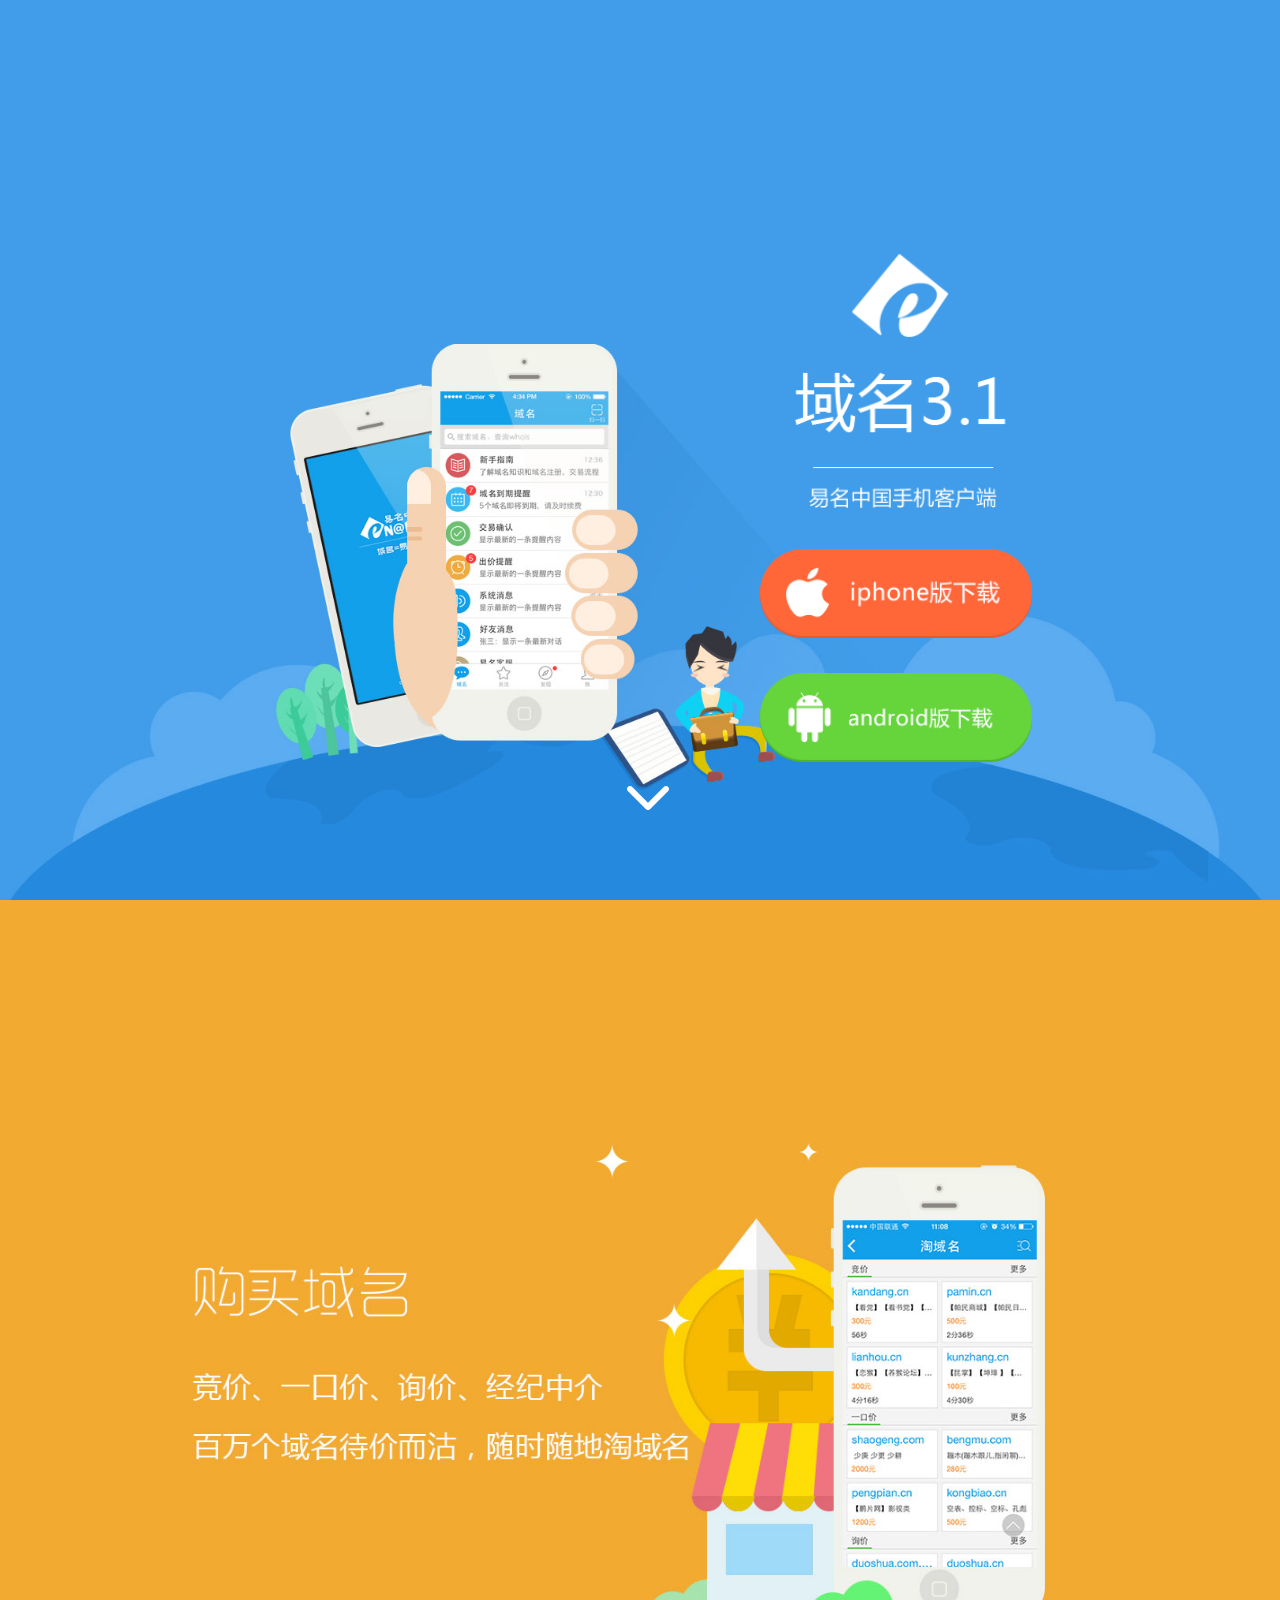
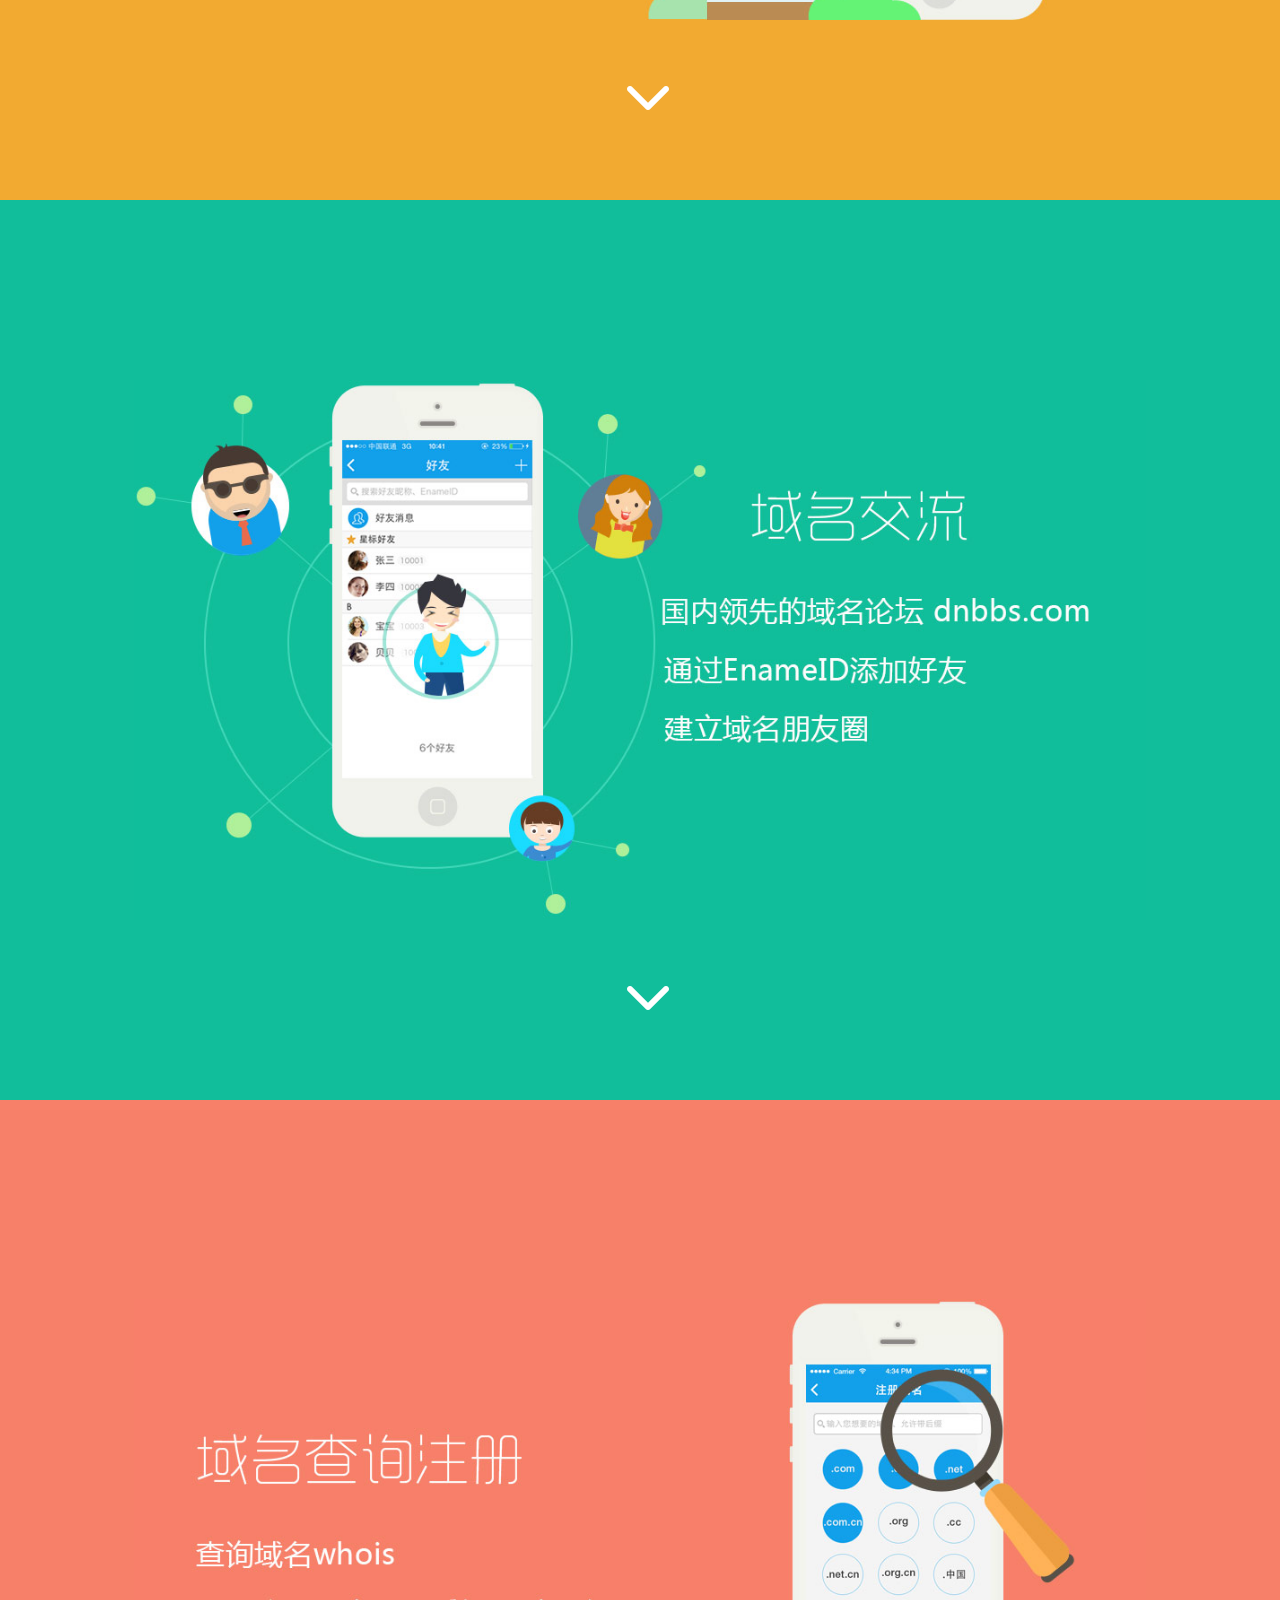
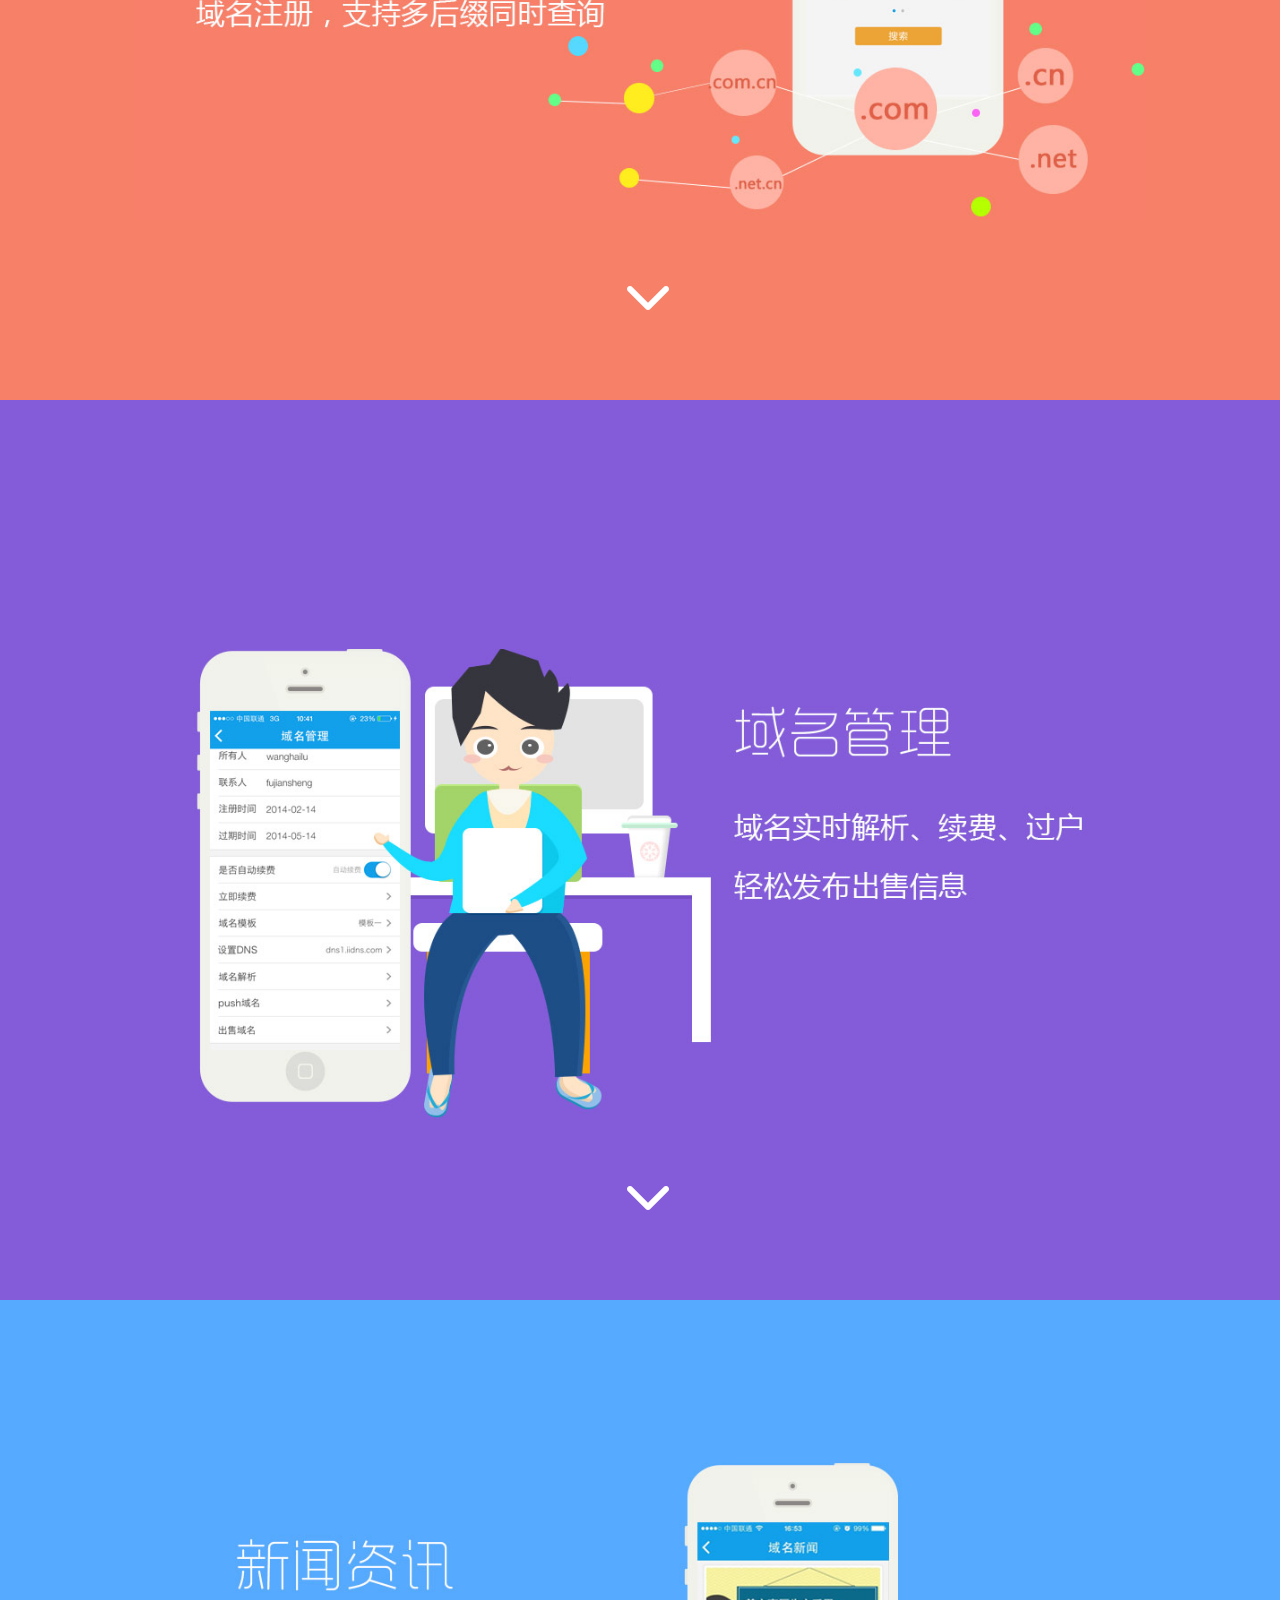
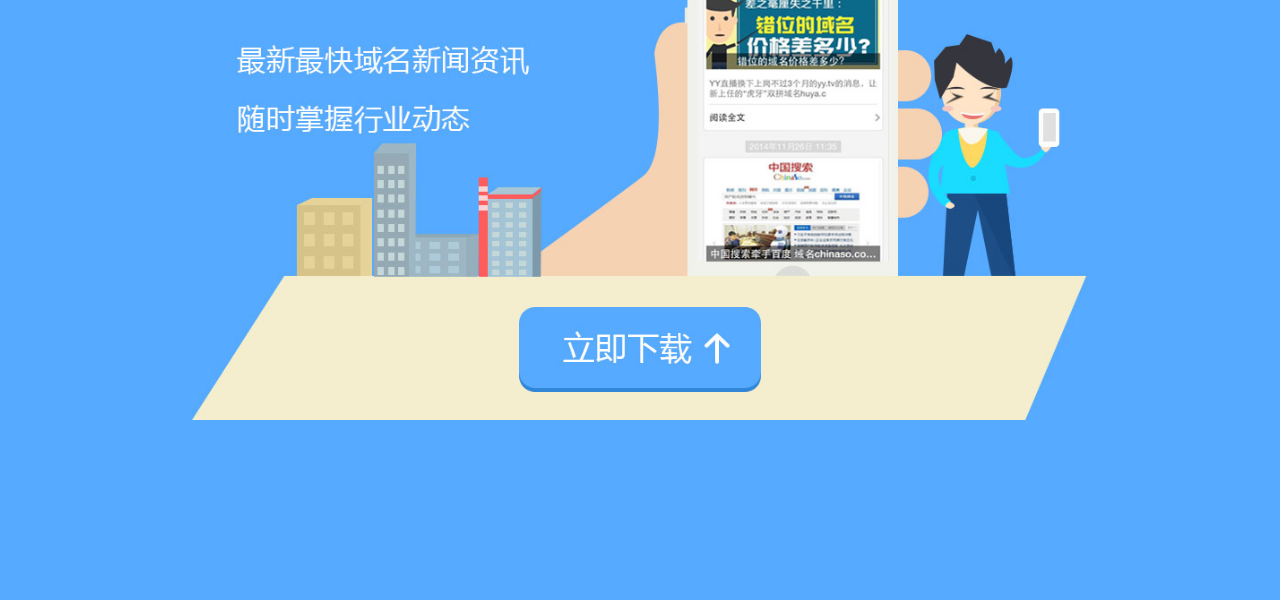
<file: 千图网_html5鼠标滚动控制页面滑动展示效果_图片编号18146940/55dc412b349a9/html5鼠标滚动控制页面滑动展示效果源码/index.html>
<!DOCTYPE HTML>
<html>
<head>
<meta http-equiv="Content-Type" content="text/html; charset=utf-8">
<meta name="viewport" content="width=device-width, initial-scale=1" />
<title>jQuery鼠标滚轮控制页面滑动代码 - Www.AdminBuy.Cn</title>
<meta name="Author" content="AdminBuy.Cn" />
<link rel="stylesheet" type="text/css" href="css/base.css" />
<link rel="stylesheet" type="text/css" href="css/style.css" />
<script src="js/jquery-1.7.2.min.js" type="text/javascript"></script>
<script type="text/javascript">
$(function() {
	$(window).resize(function() {
		imgWH();
	}).resize();
	function imgWH() {
		var i = 0,
			imgpnglength = $('.imgpng').length;
		for(i=0; i < imgpnglength; i++) {
			var imgpng = $('.imgpng').eq(i),
				imgpngW = imgpng.width(),
				maximgpngW = imgpng.attr("width");
			if(imgpngW >=　maximgpngW){
				imgpng.attr('width', maximgpngW);
			} else {
				imgpng.attr('width', imgpngW);
			}
		}
		var imgtopW = $('.imgtop').width(),
			imgtopH = $('.imgtop').height();
		$('.gem-back').css({width:imgtopW*0.375,height:imgtopH*0.19,marginTop:imgtopH*0.259});
	}
});
</script>

</head>
<body>

<!-- container -->
<section id="section1" class="section section1">
	<article class="sectionWrapper section1Wrapper fadeInDown">
		<div class="sectionTitle">
			<h1 class="txthide">域名3.0</h1>
			<div class="txthide">
				<span></span>
				<span>AB模板网</span>
			</div>
			<div id="gem-back"><a class="gem-back" href="http://www.17sucai.com/"></a></div>
			<h2><img src="images/text_01.png" width="260" alt="易名3.0" ></h2>
			<div class="iph_dload"><a href="http://www.17sucai.com/"><img src="images/iphone_dload.png" width="260px" height="85px" alt="ipone下载"></a></div>
			<div class="andr_dload"><a href="http://www.17sucai.com/"><img src="images/android_dload.png" width="260px" height="85px" alt="安卓下载"></a></div>
		</div>
		<div class="secitonbottombg"><img src="images/fir_bg.jpg" width="1622px" class="imgpng"/></div>
		<div class="arrow_down"><a href="#section2"><img src="images/arrow_down.png" width="42px" height="24px" alt="arrow_down"></a> </div>
	</article>
</section>

<section id="section2" class="section section2">
	<article class="sectionWrapper section2Wrapper">
		<div class="secitonbottombg"><img src="images/sec_bg.jpg"  width="1000"  akt="购买域名"/></div>
		<div class="arrow_down"><a href="#section3"> <img src="images/arrow_down.png" width="42px" height="24px" alt="arrow_down"></a></div>
	</article>
</section>

<section id="section3" class="section section3">
	<article class="sectionWrapper section3Wrapper">
		<div class="secitonbottombg"><img src="images/thi_bg.jpg"  width="1128" alt="域名交流"/></div>
		<div class="arrow_down"><a href="#section4"> <img src="images/arrow_down.png" width="42px" height="24px" alt="arrow_down"></a></div>
	</article>
</section>

<section id="section4" class="section section4">
	<article class="sectionWrapper section4Wrapper">
		<div class="secitonbottombg"><img src="images/fou_bg.jpg"  width="1128" alt="域名查询注册"/></div>
		<div class="arrow_down"><a href="#section5"> <img src="images/arrow_down.png" width="42px" height="24px" alt="arrow_down"></a></div>
	</article>
</section>

<section id="section5" class="section section5">
	<article class="sectionWrapper section5Wrapper">
		<div class="secitonbottombg"><img src="images/fif_bg.jpg"  width="668" alt="域名管理"/></div>
		<div class="arrow_down"><a href="#section6"> <img src="images/arrow_down.png" width="42px" height="24px" alt="arrow_down"></a></div>
	</article>
</section>

<section id="section6" class="section section6">
	<article class="sectionWrapper section6Wrapper">
		<div class="secitonbottombg">
			<img src="images/six_bg.jpg"  width="668" alt="新闻资讯"/>
			<a href="#" > <img src="images/download.jpg" width="300px" height="105px" alt="立即下载"></a>
		</div>
	</article>
</section>
<!--回到顶部-->

<div id="arrow_up"><a href="#" ><img src="images/slide_up.png" width="90px" height="90px" alt="回到顶部" ></a></div>

<script type="text/javascript">
var h=window.innerHeight || document.documentElement.clientHeight || document.body.clientHeight;
$(window).scroll(function(){
	var Yoffset=window.pageYOffset || document.documentElement.scrollTop;
	if (Yoffset> 2* h) {  
		$("#arrow_up").fadeIn(100);
	}else{
		$("#arrow_up").fadeOut(100);
	};
});
$("#arrow_up").bind("click",function(e){
	e.preventDefault();
	$("body").animate({"scrollTop":"0"},1000);
		
});
</script>  

<script src="js/sectionscroll.js" type="text/javascript"></script> 
<script src="js/jquery.mousewheel.min.js" type="text/javascript"></script>


</body>
</html>
</file>
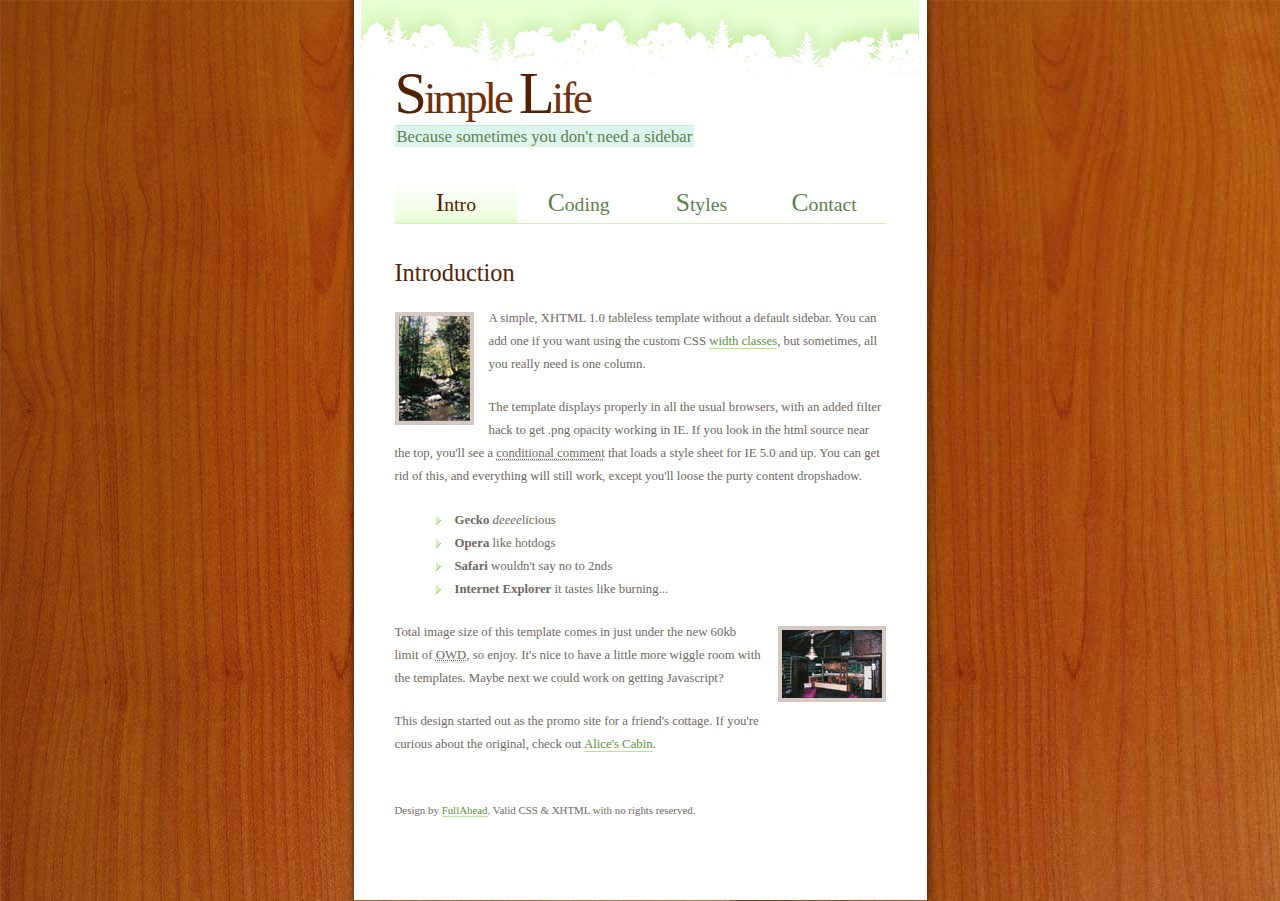
<file: 100css实例/100_free_xhtmlcss_template_zcool.com.cn/034_SimpleLife/SimpleLife/index.html>
<!--
 ____________________________________________________________
|                                                            |
|    DESIGN + Pat Heard { http://fullahead.org }             |
|      DATE + 2006.09.12                                     |
| COPYRIGHT + Free use if this notice is kept in place.      |
|____________________________________________________________|

-->

<!DOCTYPE html PUBLIC "-//W3C//DTD XHTML 1.0 Strict//EN"
    "http://www.w3.org/TR/xhtml1/DTD/xhtml1-strict.dtd">

<html xmlns="http://www.w3.org/1999/xhtml" xml:lang="en" lang="en">

<head>


  <title>Introduction | Simple Life</title>

  <meta http-equiv="content-type" content="application/xhtml+xml; charset=UTF-8" />
  <meta name="author" content="fullahead.org" />
  <meta name="keywords" content="XHTML, CSS, template, FullAhead" />
  <meta name="description" content="A valid, XHTML 1.0 template" />
  <meta name="robots" content="index, follow, noarchive" />
  <meta name="googlebot" content="noarchive" />

  <link rel="stylesheet" type="text/css" href="css/html.css" media="screen, projection, tv " />
  <link rel="stylesheet" type="text/css" href="css/layout.css" media="screen, projection, tv" />
  <link rel="stylesheet" type="text/css" href="css/print.css" media="print" />

  <!-- Conditional comment to apply opacity fix for IE #content background.
       Invalid CSS, but can be removed without harming design -->
  <!--[if gt IE 5]>
  <link rel="stylesheet" type="text/css" href="css/ie.css" media="screen, projection, tv " />
  <![endif]-->

</head>


<body>

<!-- #wrapper: centers the content and sets the width -->
<div id="wrapper">

  <!-- #content: applies the white, dropshadow background -->
  <div id="content">

    <!-- #header: holds site title and subtitle -->
    <div id="header">
      <h1><span class="big darkBrown">S</span>imple <span class="big darkBrown">L</span>ife</h1>
      <h2><span class="highlight">Because sometimes you don't need a sidebar</span></h2>
    </div>



    <!-- #menu: topbar menu of the site.  Use the helper classes .two, .three, .four and .five to set
                the widths for 2, 3, 4 and 5 item menus. -->
    <ul id="menu" class="four">
      <li><a href="index.html" title="An intro to Simple Life" class="here"><span class="big">I</span>ntro</a></li>
      <li><a href="coding.html" title="Coding tips"><span class="big">C</span>oding</a></li>
      <li><a href="styles.html" title="See the tags in action"><span class="big">S</span>tyles</a></li>
      <li><a href="http://fullahead.org/contact.html" title="Get in touch"><span class="big">C</span>ontact</a></li>
    </ul>

    <!-- #page: holds all page content, as well as footer -->
    <div id="page">

      <h1>Introduction</h1>

      <p>
        <a href="http://fullahead.org/work/alice/" title="Visit Alice's Cabin"><img src="img/photos/tn_stream.jpg" alt="Adirondack Stream" class="floatLeft"/></a>
        A simple, XHTML 1.0 tableless template without a default sidebar.  You can add one if you want using the custom CSS <a href="coding.html" title="Read about using them">width classes</a>, but sometimes, all you really need is one column.
      </p>

      <p>
        The template displays properly in all the usual browsers, with an added filter hack to get .png opacity working in IE.  If you look in the html source near the top, you'll see a <acronym title="A way to control how IE reads code">conditional comment</acronym> that loads a style sheet for IE 5.0 and up.  You can get rid of this, and everything will still work, except you'll loose the purty content dropshadow.
      </p>

      <ul>
        <li><b>Gecko</b> <i>deeee</i>licious</li>
        <li><b>Opera</b> like hotdogs</li>
        <li><b>Safari</b> wouldn't say no to 2nds</li>
        <li><b>Internet Explorer</b> it tastes like burning...</li>
      </ul>

      <p>
        <a href="http://fullahead.org/work/alice/" title="Visit Alice's Cabin"><img src="img/photos/tn_inside.jpg" alt="Inside Alice's Cabin" class="floatRight"/></a>
        Total image size of this template comes in just under the new 60kb limit of <acronym title="Open Web Design">OWD</acronym>, so enjoy.  It's nice to have a little more wiggle room with the templates.  Maybe next we could work on getting Javascript?
      </p>

      <p>
        This design started out as the promo site for a friend's cottage.  If you're curious about the original, check out <a href="http://fullahead.org/work/alice/" title="Visit Alice's Cabin">Alice's Cabin</a>.
      </p>


      <!-- .footer: the site footer text, links and whatever else -->
      <p class="footer">
        Design by <a href="http://fullahead.org" title="Visit FullAhead">FullAhead</a>.  Valid CSS &amp; XHTML with no rights reserved.
      </p>

    </div>

  </div>

</div>

</body>

</html>
</file>
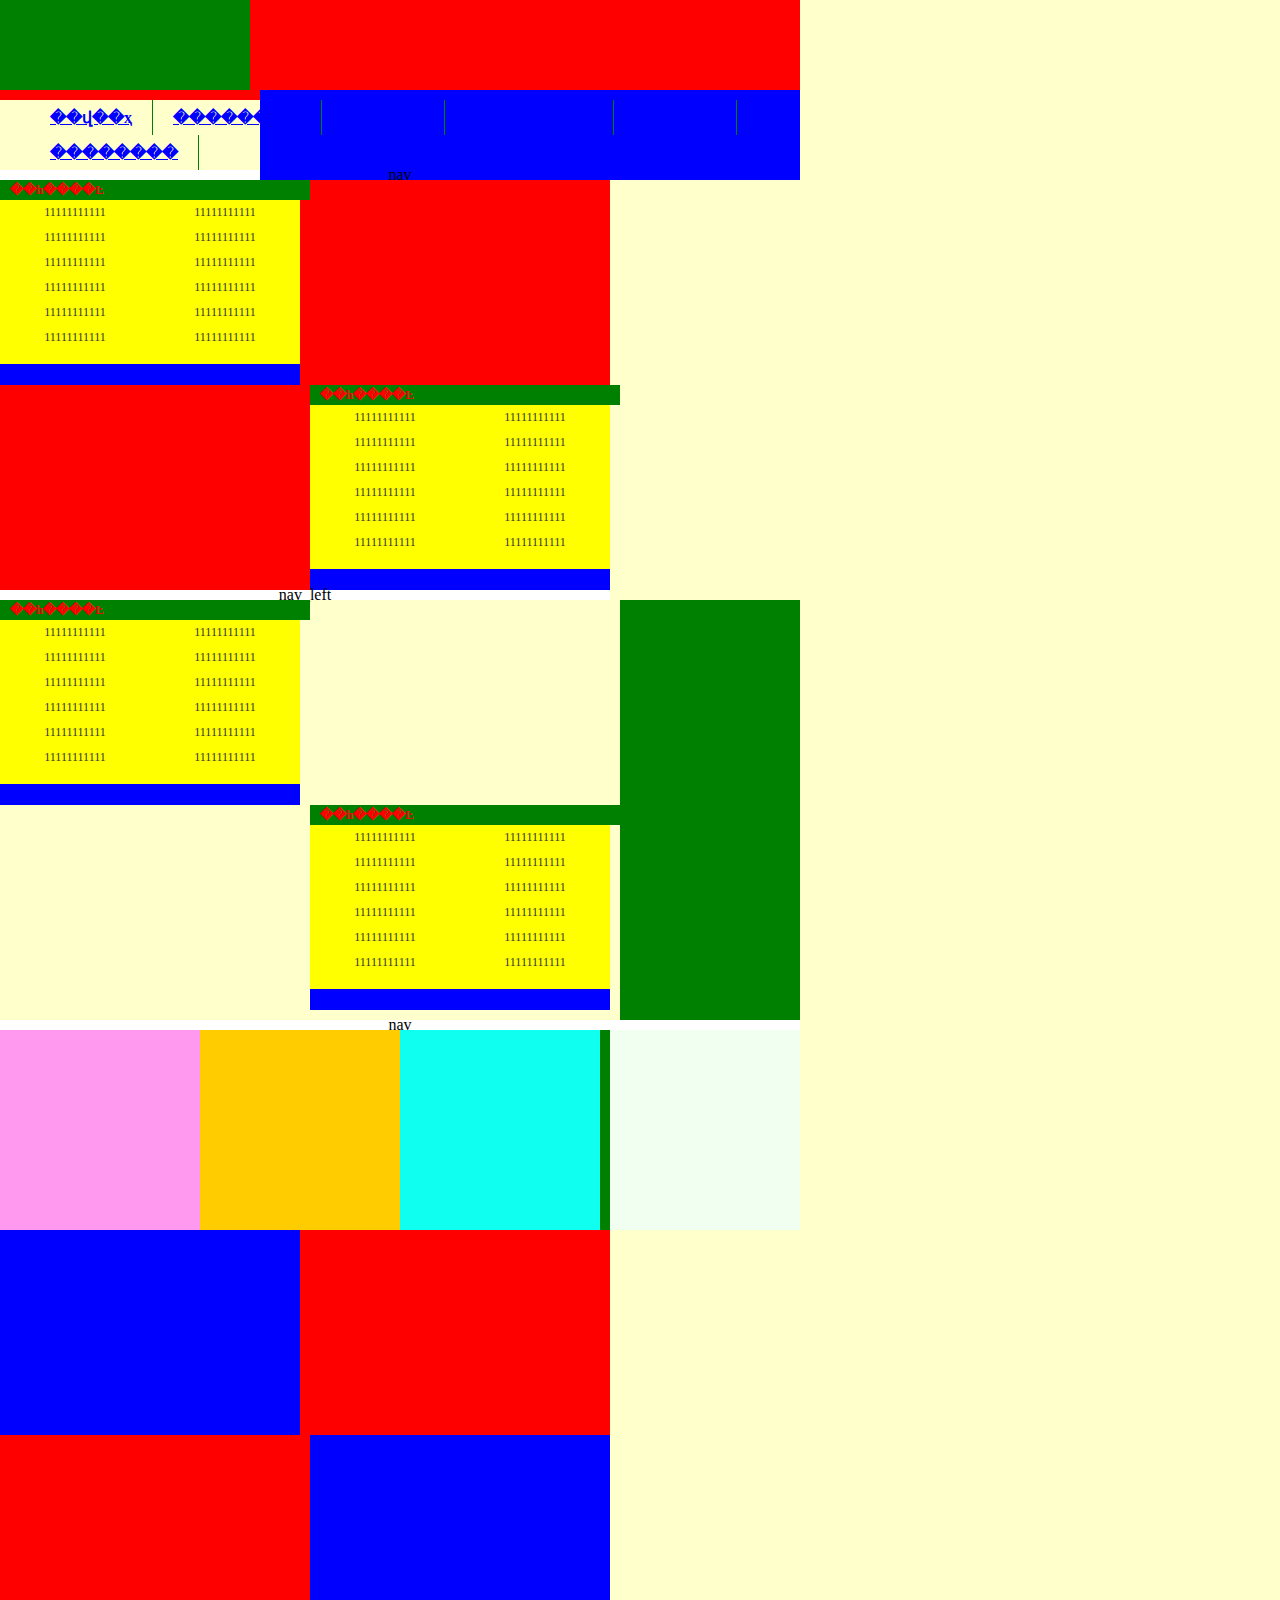
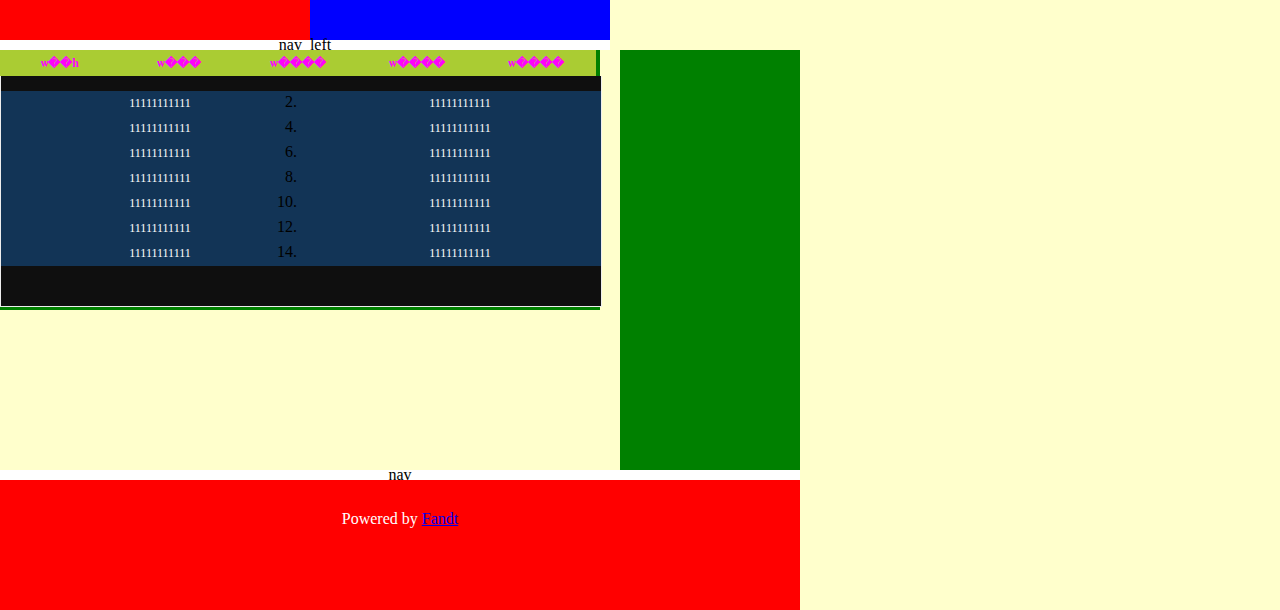
<file: 千图网_html5鼠标滚动控制页面滑动展示效果_图片编号18146940/55dc412b349a9/html5鼠标滚动控制页面滑动展示效果源码/demo.html>
<html>
<head>
	<title>div+cssʵ����ҳ����</title>

<style>
<!--
	body{
		margin:0px;
		text-align:center;
		background:#ffffcc;
	}	

	#container {
		width:800px;
		height:1000px;
		margin:auto 0px;
	}

	#header {
	         float:left; 
	          width:800px;
	          height: 100px;
	        margin:auto 0px;
	           background:red;
	         clear:both;
	       
	}

	#logo {
		float:left;
		width:250px;
		height:90px;
		background:green;
		clear:right;
		 margin:opx;
	}

	#banner{
		float:right;
		width:540px;
		height:90px;
		margin:0px;
		clear:left;
		background:blue;
	}
	
	#menu {
	   width:800px;
	    height:35px;
	    margin:auto 0px;
	  clear: both;
	
	}
	
	#menu  ul {
		float:left; 
		list-style:none;
		margin:0px;
	}

	#menu ul li {
		float:left;
		dispaly:block; 
		line-height:35px;
		margin:0 10px;
	}

	.menuDiv {
		width:1px;
		height:35px;
		background:green;
	}

	#menu ul li a:link, #menu ul li a:visited {

	font-weight:bold; color:blue;
	}

	#menu ul li a:hover {

		font-width:800;
		color:red; 
	}

	.nav {
	margin:auto 0px;
	 width:800px;
	 height:10px;
	  clear:both;
	  background:#ffffff;
 	  line-height:10px;
	}

	.nav_a {
	float:left;
	margin:0px;
	 width:610px;
	  height:10px;
	  clear:both;
	  background:#ffffff;
 	  line-height:10px;
	}
	
	.left_main {
	  margin:0px;
	  float:left;
	  width:610px;
	  height:420px;
	  background:red;
	

	}

	.right_main{
		margin:0px;
		float:right;
		width:180px;
		height:420px;
		background:green;
		clear:left;
	}

	.left_a {
		margin:0px;
		float:left;
		width:300px;
		height:205px;
		background:blue;
		

	}
	.left_b {
		margin:0px;
		float:right;
		width:300px;
		height:205px;
		background:blue;
		clear:left;
	}
	
	.con {
		margin:auto 0px;
		 width:800px;
		 height:200px;
		background:green;
		clear:both;	
	
	}
	
	.one {
		float:left;
		width:200px;
		height:200px;
		background:#ff99f0;
		clear:right;
	}

	 .two{
		float:left;
		width:200px;
		height:200px;
		background:#ffcc00;
	}

	 .three {
		float:left;
		width:200px;
		height:200px;
		background:#0ffff0;
	}

	.four {
		float:right;
		width:190px;
		height:200px;
		background:#f0fff0;
	}

	#footer {
		width:800px;
		height:100px;
		background:red;
		margin:auto 0px;
		padding-top: 30px;
		color: #ffffff;
	}
  #footer a:link, #footer a:visited,{
    text-decoration:none;
    color: #ffffff;
	}
	#footer a:hover{
    text-decoration:underline;
    color: #ffffff;
  }
  
	.tab1  h3{
		float:left;
		width:300px;
		height:20px;
		line-height:20px;
		margin:0px;
		font-size:13px;
		text-align:left;
		color:red;
		background:green;
		padding-left:10px;
	}

	.tab2{
	         width:300px;
	         height:180px;
	       
	        background:yellow; 
	      
	}

	.tab2  ul {
		margin: 4px 0 0;
		list-style:none;
		padding:0;
	}
	
	.tab2 li
	{
		float:left;
		width:50%;	
	}

	.tab2 li a {
		display:block;
		width:84%;
		height:25px;
		line-height:25px;
		margin-left:8%;
		font-size:12px;
		text-decoration:none;
		color:#333;

	} 

	#tab {
		float:left;
		margin:0px;
		width:600px;
		height:260px;
		position:relative;
		background:green;
	}

	#tab h3{
		float:left;
		width:120px;
		height:26px;
		
		line-height:26px;
		margin:0 -1px 0 0 ;
		font-size:12px;
		cursor:pointer;
		text-align:center;
		color:#ff00ff;
		background:#aacc33;
	}
	
	#tab div {
		display:none;
	}
	
	#tab .block {

		display:block;
	}

	#tab .up {

		background:blue;
	}
	#tab  div {
	             float:left;
	             top:26px;
	             left:0px;
	             width:600px;
	             height:230px;
	            border:solid #eee;
	            border-width:0 1px 1px;
	            background:#0f0f0f;
	}

	#tab ul{
		float:left;
		margin:15px 0 0;
		list-style:decimal;
		padding:0;
		clear:right;
	}
	
	#tab li {
		float:left;
		width:50%;
		background:#123456;
	}
	#tab li a{
		display:block;
		width:90%;
		 height:25px;
		line-height:25px;
		margin-left:8%;
		font-size:12px;
		text-decoration:none;
		color:#ffffff;
	}

	#tab li a:hover {
		text-decoration:underline;
		color:red;

	}
	
//-->	
</style>
</head>


<body>
<div  id="container" >
	<div id="header">
		<div id="logo">
		</div>

		<div id="banner">
		</div>
	</div>

	<div id="menu">
		<ul>
		<li><a href="#">��վ��ҳ</a></li>
		<li class="menuDiv"></li>
		<li><a href="#">��������</a></li>
		<li class="menuDiv"></li>
		<li><a href="#">��վ��ҳ</a></li>
		<li class="menuDiv"></li>
		<li><a href="#">��������</a></li>
		<li class="menuDiv"></li>
		<li><a href="#">��վ��ҳ</a></li>
		<li class="menuDiv"></li>
		<li><a href="#">��������</a></li>
		<li class="menuDiv"></li>
		</ul>
	</div>
	<div class="nav">
		nav
	</div>
	
	<div class="left_main">
		<div class="left_a">
			<div class="tab1">
				<h3>��һ����Ŀ</h3>		
			</div>

			<div class="tab2">
				<ul>
			<li><a href="#">11111111111</a></li>
			<li><a href="#">11111111111</a></li>
			<li><a href="#">11111111111</a></li>
			<li><a href="#">11111111111</a></li>
			<li><a href="#">11111111111</a></li>
			<li><a href="#">11111111111</a></li>
			<li><a href="#">11111111111</a></li>
			<li><a href="#">11111111111</a></li>
			<li><a href="#">11111111111</a></li>
			<li><a href="#">11111111111</a></li>
			<li><a href="#">11111111111</a></li>
			<li><a href="#">11111111111</a></li>
	
				</ul>
			</div>

		</div>
		<div class="left_b">
			<div class="tab1">
				<h3>��һ����Ŀ</h3>		
			</div>

			<div class="tab2">
				<ul>
			<li><a href="#">11111111111</a></li>
			<li><a href="#">11111111111</a></li>
			<li><a href="#">11111111111</a></li>
			<li><a href="#">11111111111</a></li>
			<li><a href="#">11111111111</a></li>
			<li><a href="#">11111111111</a></li>
			<li><a href="#">11111111111</a></li>
			<li><a href="#">11111111111</a></li>
			<li><a href="#">11111111111</a></li>
			<li><a href="#">11111111111</a></li>
			<li><a href="#">11111111111</a></li>
			<li><a href="#">11111111111</a></li>
	
				</ul>
			</div>

		</div>

		<div class="nav_a">nav_left</div>

		<div class="left_a">
			<div class="tab1">
				<h3>��һ����Ŀ</h3>		
			</div>

			<div class="tab2">
				<ul>
			<li><a href="#">11111111111</a></li>
			<li><a href="#">11111111111</a></li>
			<li><a href="#">11111111111</a></li>
			<li><a href="#">11111111111</a></li>
			<li><a href="#">11111111111</a></li>
			<li><a href="#">11111111111</a></li>
			<li><a href="#">11111111111</a></li>
			<li><a href="#">11111111111</a></li>
			<li><a href="#">11111111111</a></li>
			<li><a href="#">11111111111</a></li>
			<li><a href="#">11111111111</a></li>
			<li><a href="#">11111111111</a></li>
	
				</ul>
			</div>

		</div>
		<div class="left_b">
			<div class="tab1">
				<h3>��һ����Ŀ</h3>		
			</div>

			<div class="tab2">
				<ul>
			<li><a href="#">11111111111</a></li>
			<li><a href="#">11111111111</a></li>
			<li><a href="#">11111111111</a></li>
			<li><a href="#">11111111111</a></li>
			<li><a href="#">11111111111</a></li>
			<li><a href="#">11111111111</a></li>
			<li><a href="#">11111111111</a></li>
			<li><a href="#">11111111111</a></li>
			<li><a href="#">11111111111</a></li>
			<li><a href="#">11111111111</a></li>
			<li><a href="#">11111111111</a></li>
			<li><a href="#">11111111111</a></li>
	
				</ul>
			</div>

		</div>
	</div>
	<div class="right_main">

	</div>	
	<div class="nav">nav</div>
	<div class="con">
		<div class="one"></div>

		<div class="two"> </div>

		<div class="three"> </div>
	
		<div class="four"> </div>

	</div>

<div class="left_main">
		<div class="left_a"></div>
		<div class="left_b"></div>

		<div class="nav_a">nav_left</div>

		<div id="tab">
			<h3  onclick="go_to(1)">ѡ��һ</h3>	
			<h3 onClick="go_to(2)">ѡ���</h3>	
			<h3 onClick="go_to(3)">ѡ����</h3>	
			<h3 onClick="go_to(4)">ѡ����</h3>	
			<h3 onClick="go_to(5)">ѡ����</h3>	
			

			<div class="block"> 
				<ul>
			<li><a href="#">11111111111</a></li>
			<li><a href="#">11111111111</a></li>
			<li><a href="#">11111111111</a></li>
			<li><a href="#">11111111111</a></li>
			<li><a href="#">11111111111</a></li>
			<li><a href="#">11111111111</a></li>
			<li><a href="#">11111111111</a></li>
			<li><a href="#">11111111111</a></li>
			<li><a href="#">11111111111</a></li>
			<li><a href="#">11111111111</a></li>
			<li><a href="#">11111111111</a></li>
			<li><a href="#">11111111111</a></li>
			<li><a href="#">11111111111</a></li>
			<li><a href="#">11111111111</a></li>
				</ul>
			</div>
			
			<div> 
				<ul>
			<li><a href="#">222222222222</a></li>
			<li><a href="#">22222222222</a></li>
			<li><a href="#">222222222222</a></li>
			<li><a href="#">22222222222</a></li>
			<li><a href="#">222222222222</a></li>
			<li><a href="#">22222222222</a></li>
			<li><a href="#">222222222222</a></li>
			<li><a href="#">22222222222</a></li>
			<li><a href="#">222222222222</a></li>
			<li><a href="#">22222222222</a></li>
		

				</ul>
			</div>

			
			<div> 
				<ul>
			<li><a href="#">3333333333</a></li>
			<li><a href="#">3333333333</a></li>
			<li><a href="#">3333333333</a></li>
			<li><a href="#">3333333333</a></li>
			<li><a href="#">3333333333</a></li>
			<li><a href="#">3333333333</a></li>
			<li><a href="#">3333333333</a></li>
			<li><a href="#">3333333333</a></li>
			<li><a href="#">3333333333</a></li>
			<li><a href="#">3333333333</a></li>
			<li><a href="#">3333333333</a></li>
			<li><a href="#">3333333333</a></li>
			<li><a href="#">3333333333</a></li>
			<li><a href="#">3333333333</a></li>

				</ul>
			</div>
			
			<div> 
				<ul>
			<li><a href="#">444444444444</a></li>
			<li><a href="#">4444444444</a></li>
			<li><a href="#">444444444444</a></li>
			<li><a href="#">4444444444</a></li>
			<li><a href="#">444444444444</a></li>
			<li><a href="#">4444444444</a></li>
			<li><a href="#">444444444444</a></li>
		
				</ul>
			</div>
			
			<div> 
				<ul>
			<li><a href="#">555555555</a></li>
			<li><a href="#">555555555</a></li>
			<li><a href="#">555555555</a></li>
			<li><a href="#">555555555</a></li>
			<li><a href="#">555555555</a></li>
			<li><a href="#">555555555</a></li>
		
				</ul>
			</div>
		</div>
	</div>
	<div class="right_main">

	</div>	
	<div class="nav">nav
	</div>

	<div id="footer">
	Powered by <a href="http://www.coodu.cn">Fandt</a>
  </div>
</div>

<script>
<!--
	var h=document.getElementById("tab").getElementsByTagName("h3");
	var  d=document.getElementById("tab").getElementsByTagName("div");

	function go_to(ao)
	{
		for(var i=0; i<h.length; i++)
		{
			if(ao-1==i)
			{
				d[i].className+=" block";
				h[i].className+=" up";
			}else
			{
				h[i].className=" ";
				d[i].className=" ";
			}
		}
	}
		
//-->
</script>
</body>

</html>
</file>
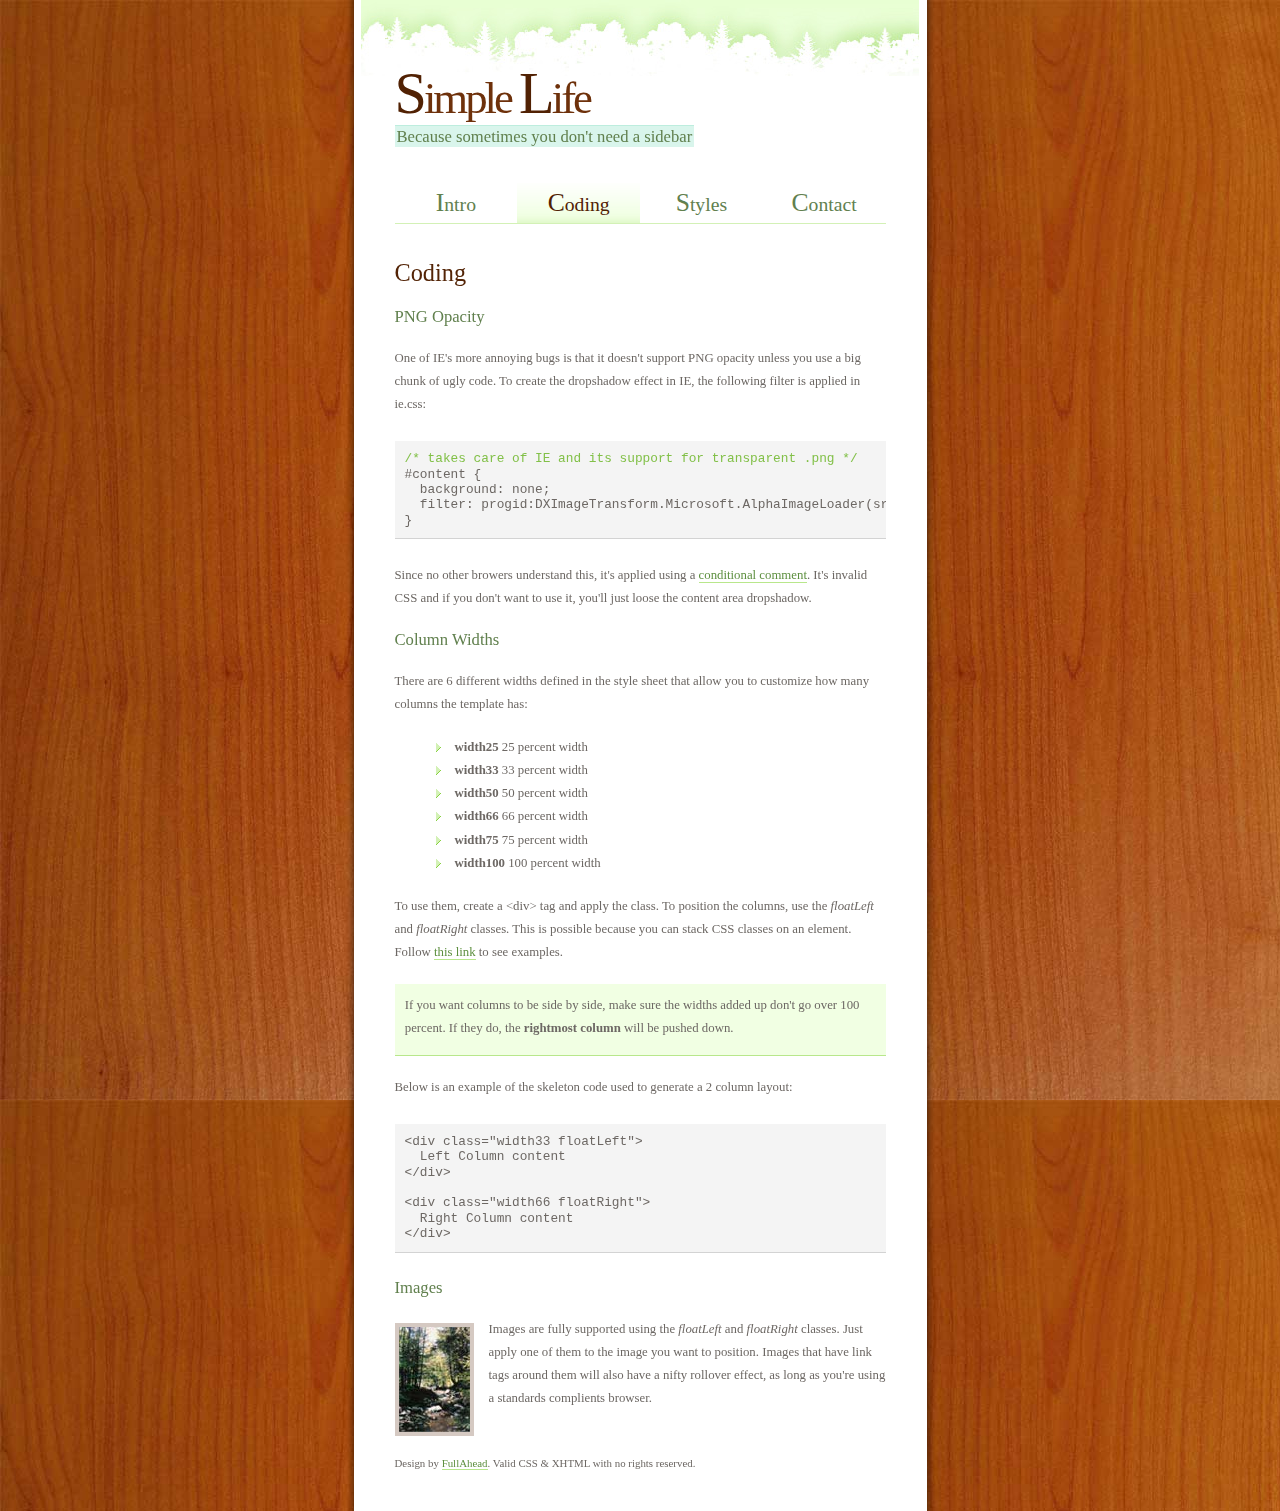
<file: 100css实例/100_free_xhtmlcss_template_zcool.com.cn/034_SimpleLife/SimpleLife/coding.html>
<!--
 ____________________________________________________________
|                                                            |
|    DESIGN + Pat Heard { http://fullahead.org }             |
|      DATE + 2006.09.12                                     |
| COPYRIGHT + Free use if this notice is kept in place.      |
|____________________________________________________________|

-->

<!DOCTYPE html PUBLIC "-//W3C//DTD XHTML 1.0 Strict//EN"
    "http://www.w3.org/TR/xhtml1/DTD/xhtml1-strict.dtd">

<html xmlns="http://www.w3.org/1999/xhtml" xml:lang="en" lang="en">

<head>


  <title>Coding | Simple Life</title>

  <meta http-equiv="content-type" content="application/xhtml+xml; charset=UTF-8" />
  <meta name="author" content="fullahead.org" />
  <meta name="keywords" content="XHTML, CSS, template, FullAhead" />
  <meta name="description" content="A valid, XHTML 1.0 template" />
  <meta name="robots" content="index, follow, noarchive" />
  <meta name="googlebot" content="noarchive" />

  <link rel="stylesheet" type="text/css" href="css/html.css" media="screen, projection, tv " />
  <link rel="stylesheet" type="text/css" href="css/layout.css" media="screen, projection, tv" />
  <link rel="stylesheet" type="text/css" href="css/print.css" media="print" />

  <!-- Conditional comment to apply opacity fix for IE #content background.
       Invalid CSS, but can be removed without harming design -->
  <!--[if gt IE 5]>
  <link rel="stylesheet" type="text/css" href="css/ie.css" media="screen, projection, tv " />
  <![endif]-->

</head>


<body>

<!-- #wrapper: centers the content and sets the width -->
<div id="wrapper">

  <!-- #content: applies the white, dropshadow background -->
  <div id="content">

    <!-- #header: holds site title and subtitle -->
    <div id="header">
      <h1><span class="big darkBrown">S</span>imple <span class="big darkBrown">L</span>ife</h1>
      <h2><span class="highlight">Because sometimes you don't need a sidebar</span></h2>
    </div>



    <!-- #menu: topbar menu of the site.  Use the helper classes .two, .three, .four and .five to set
                the widths for 2, 3, 4 and 5 item menus. -->
    <ul id="menu" class="four">
      <li><a href="index.html" title="An intro to Simple Life"><span class="big">I</span>ntro</a></li>
      <li><a href="coding.html" title="Coding tips" class="here"><span class="big">C</span>oding</a></li>
      <li><a href="styles.html" title="See the tags in action"><span class="big">S</span>tyles</a></li>
      <li><a href="http://fullahead.org/contact.html" title="Get in touch"><span class="big">C</span>ontact</a></li>
    </ul>

    <!-- #page: holds all page content, as well as footer -->
    <div id="page">

      <h1>Coding</h1>


      <h2>PNG Opacity</h2>

      <p>
        One of IE's more annoying bugs is that it doesn't support PNG opacity unless you use a big chunk of ugly code.  To create the dropshadow effect in IE, the following filter is applied in ie.css:
      </p>


      <code><span class="green">/* takes care of IE and its support for transparent .png */</span><br/>#content {<br/>  background: none;<br/>  filter: progid:DXImageTransform.Microsoft.AlphaImageLoader(src='img/bg/content.png',sizingMethod='scale');<br/>}</code>

      <p>
        Since no other browers understand this, it's applied using a <a href="http://www.quirksmode.org/css/condcom.html" title="Read about conditional comments">conditional comment</a>.  It's invalid CSS and if you don't want to use it, you'll just loose the content area dropshadow.
      </p>


      <h2>Column Widths</h2>

      <p>
        There are 6 different widths defined in the style sheet that allow you to customize how many columns the template has:
      </p>

      <ul>
        <li><b>width25</b> 25 percent width</li>
        <li><b>width33</b> 33 percent width</li>
        <li><b>width50</b> 50 percent width</li>
        <li><b>width66</b> 66 percent width</li>
        <li><b>width75</b> 75 percent width</li>
        <li><b>width100</b> 100 percent width</li>
      </ul>

      <p>
        To use them, create a &lt;div&gt; tag and apply the class.  To position the columns, use the <i>floatLeft</i> and <i>floatRight</i> classes.  This is possible because you can stack CSS classes on an element.  Follow <a href="styles.html#widthDemo" title="View width demo">this link</a> to see examples.
      </p>

      <blockquote class="stop">
        <p>
          If you want columns to be side by side, make sure the widths added up don't go over 100 percent.  If they do, the <b>rightmost column</b> will be pushed down.
        </p>
      </blockquote>

      <p>
        Below is an example of the skeleton code used to generate a 2 column layout:
      </p>

      <code>&lt;div class="width33 floatLeft"&gt;<br/>  Left Column content<br/>&lt;/div&gt;<br/><br/>&lt;div class="width66 floatRight"&gt;<br/>  Right Column content<br/>&lt;/div&gt;</code>



      <h2>Images</h2>
      <p>
        <a href="http://fullahead.org/work/alice/" title="Visit Alice's Cabin"><img src="img/photos/tn_stream.jpg" alt="Adirondack Stream" class="floatLeft"/></a>
        Images are fully supported using the <i>floatLeft</i> and <i>floatRight</i> classes.  Just apply one of them to the image you want to position.  Images that have link tags around them will also have a nifty rollover effect, as long as you're using a standards complients browser.
      </p>


      <!-- .footer: the site footer text, links and whatever else -->
      <p class="footer">
        Design by <a href="http://fullahead.org" title="Visit FullAhead">FullAhead</a>.  Valid CSS &amp; XHTML with no rights reserved.
      </p>

    </div>

  </div>

</div>

</body>

</html>
</file>
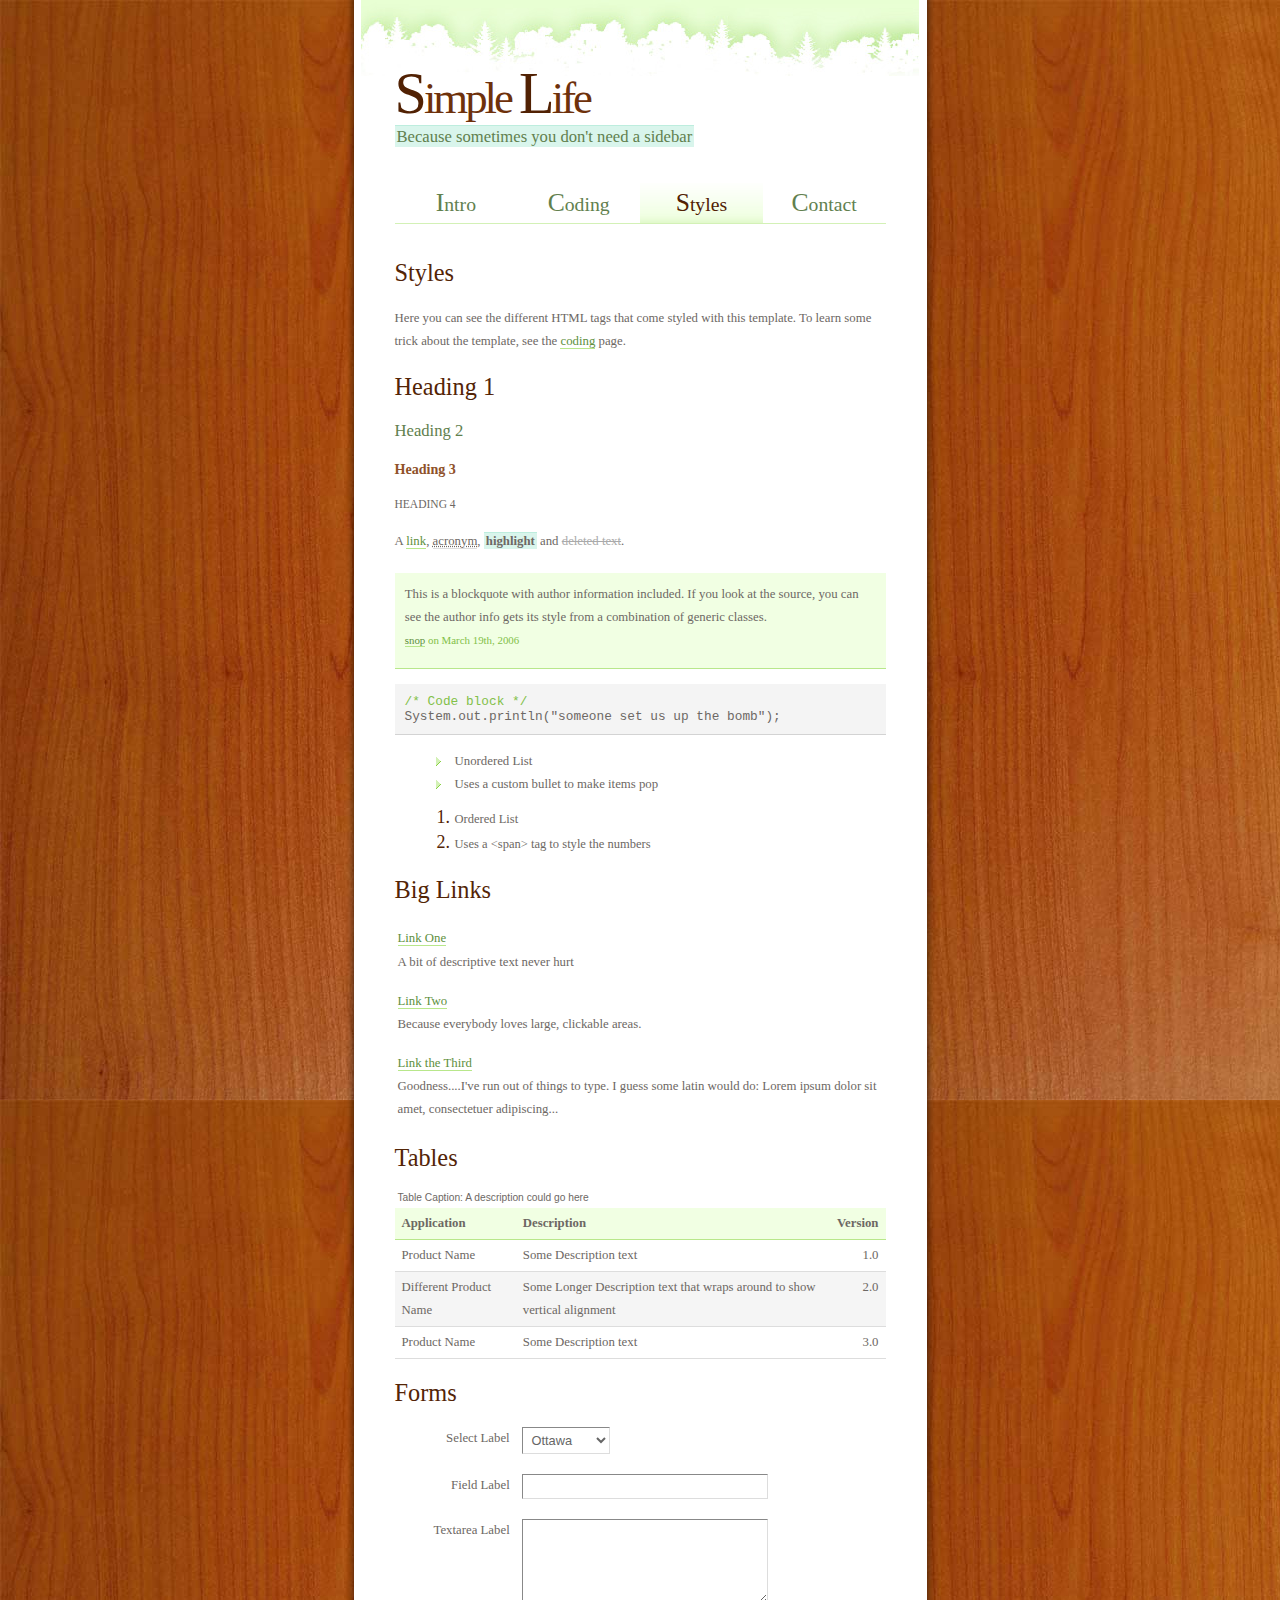
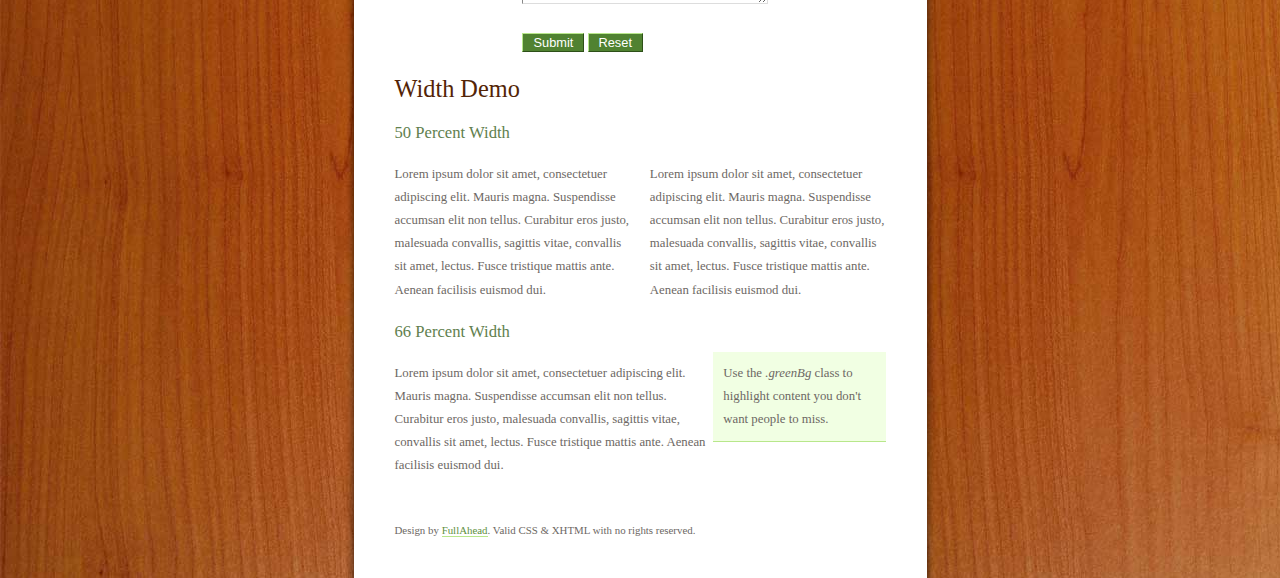
<file: 100css实例/100_free_xhtmlcss_template_zcool.com.cn/034_SimpleLife/SimpleLife/styles.html>
<!--
 ____________________________________________________________
|                                                            |
|    DESIGN + Pat Heard { http://fullahead.org }             |
|      DATE + 2006.09.12                                     |
| COPYRIGHT + Free use if this notice is kept in place.      |
|____________________________________________________________|

-->

<!DOCTYPE html PUBLIC "-//W3C//DTD XHTML 1.0 Strict//EN"
    "http://www.w3.org/TR/xhtml1/DTD/xhtml1-strict.dtd">

<html xmlns="http://www.w3.org/1999/xhtml" xml:lang="en" lang="en">

<head>


  <title>Styles | Simple Life</title>

  <meta http-equiv="content-type" content="application/xhtml+xml; charset=UTF-8" />
  <meta name="author" content="fullahead.org" />
  <meta name="keywords" content="XHTML, CSS, template, FullAhead" />
  <meta name="description" content="A valid, XHTML 1.0 template" />
  <meta name="robots" content="index, follow, noarchive" />
  <meta name="googlebot" content="noarchive" />

  <link rel="stylesheet" type="text/css" href="css/html.css" media="screen, projection, tv " />
  <link rel="stylesheet" type="text/css" href="css/layout.css" media="screen, projection, tv" />
  <link rel="stylesheet" type="text/css" href="css/print.css" media="print" />

  <!-- Conditional comment to apply opacity fix for IE #content background.
       Invalid CSS, but can be removed without harming design -->
  <!--[if gt IE 5]>
  <link rel="stylesheet" type="text/css" href="css/ie.css" media="screen, projection, tv " />
  <![endif]-->

</head>


<body>

<!-- #wrapper: centers the content and sets the width -->
<div id="wrapper">

  <!-- #content: applies the white, dropshadow background -->
  <div id="content">

    <!-- #header: holds site title and subtitle -->
    <div id="header">
      <h1><span class="big darkBrown">S</span>imple <span class="big darkBrown">L</span>ife</h1>
      <h2><span class="highlight">Because sometimes you don't need a sidebar</span></h2>
    </div>



    <!-- #menu: topbar menu of the site.  Use the helper classes .two, .three, .four and .five to set
                the widths for 2, 3, 4 and 5 item menus. -->
    <ul id="menu" class="four">
      <li><a href="index.html" title="An intro to Simple Life"><span class="big">I</span>ntro</a></li>
      <li><a href="coding.html" title="Coding tips"><span class="big">C</span>oding</a></li>
      <li><a href="styles.html" title="See the tags in action" class="here"><span class="big">S</span>tyles</a></li>
      <li><a href="http://fullahead.org/contact.html" title="Get in touch"><span class="big">C</span>ontact</a></li>
    </ul>

    <!-- #page: holds all page content, as well as footer -->
    <div id="page">

      <h1>Styles</h1>

      <p>
        Here you can see the different HTML tags that come styled with this template.  To learn some trick about the template, see the <a href="coding.html" title="Read about coding tips">coding</a> page.
      </p>

      <h1>Heading 1</h1>

      <h2>Heading 2</h2>

      <h3>Heading 3</h3>

      <h4>Heading 4</h4>


      <p>
        A <a href="http://tastydrop.com" title="Shameless....">link</a>, <acronym title="this really isn't a very good description">acronym</acronym>, <b class="highlight">highlight</b> and <del>deleted text</del>.
      </p>

      <blockquote>
        <p>
          This is a blockquote with author information included.  If you look at the source, you can see the author info gets its style from a combination of generic classes.<span class="block small green"><a href="http://fullahead.org/contact.html" title="Contact snop">snop</a> on March 19th, 2006</span>
        </p>
      </blockquote>


      <code><span class="green">/* Code block */</span><br/>System.out.println("someone set us up the bomb");</code>


      <ul>
        <li>Unordered List</li>
        <li>Uses a custom bullet to make items pop</li>
      </ul>


      <ol>
        <li><span>Ordered List</span></li>
        <li><span>Uses a &lt;span&gt; tag to style the numbers</span></li>
      </ol>


      <h1>Big Links</h1>

      <ul class="bigLinks">
        <li>
          <a href="">
            <span class="title">Link One</span>
            <span class="desc">A bit of descriptive text never hurt</span>
          </a>
        </li>
        <li>
          <a href="">
            <span class="title">Link Two</span>
            <span class="desc">Because everybody loves large, clickable areas.</span>
          </a>
        </li>
        <li>
          <a href="">
            <span class="title">Link the Third</span>
            <span class="desc">Goodness....I've run out of things to type.  I guess some latin would do: Lorem ipsum dolor sit amet, consectetuer adipiscing...</span>
          </a>
        </li>
      </ul>




      <h1>Tables</h1>

      <table>

        <caption>
          Table Caption: A description could go here
        </caption>

        <thead>
          <tr>
            <th class="width30">Application</th>
            <th>Description</th>
            <th class="width10 aCenter">Version</th>
          </tr>
        </thead>

        <tbody>
          <tr>
            <td>Product Name</td>
            <td>Some Description text</td>
            <td class="alignRight">1.0</td>
          </tr>
          <tr class="dark">
            <td>Different Product Name</td>
            <td>Some Longer Description text that wraps around to show vertical alignment</td>
            <td class="alignRight">2.0</td>
          </tr>
          <tr>
            <td>Product Name</td>
            <td>Some Description text</td>
            <td class="alignRight">3.0</td>
          </tr>
        </tbody>

      </table>


      <h1>Forms</h1>


      <form id="dummy" action="" method="post">

        <p>
          <label>Select Label</label>
          <select name="dummy2">
            <option value="1">Ottawa</option>
            <option value="2">Calgary</option>
            <option value="3">Moosejaw</option>
          </select>
        </p>

        <p>
          <label>Field Label</label>
          <input type="text" name="dummy1" class="width50"/>
        </p>

        <p>
          <label>Textarea Label</label>
          <textarea name="dummy3" rows="5" cols="20" class="width50"></textarea>
        </p>

        <p>
          <label>&nbsp;</label>
          <input type="submit" value="Submit" class="button"/>
          <input type="reset" value="Reset" class="button"/>
        </p>

      </form>

      <a name="widthDemo"></a>
      <h1>Width Demo</h1>



      <h2 class="clear">50 Percent Width</h2>

      <div class="width50 floatLeft">
        <p>
          Lorem ipsum dolor sit amet, consectetuer adipiscing elit. Mauris magna. Suspendisse accumsan elit non tellus. Curabitur eros justo, malesuada convallis, sagittis vitae, convallis sit amet, lectus. Fusce tristique mattis ante. Aenean facilisis euismod dui.
        </p>
      </div>

      <div class="width50 floatRight">
        <p>
          Lorem ipsum dolor sit amet, consectetuer adipiscing elit. Mauris magna. Suspendisse accumsan elit non tellus. Curabitur eros justo, malesuada convallis, sagittis vitae, convallis sit amet, lectus. Fusce tristique mattis ante. Aenean facilisis euismod dui.
        </p>
      </div>



      <h2 class="clear">66 Percent Width</h2>

      <div class="width66 floatLeft">
        <p>
          Lorem ipsum dolor sit amet, consectetuer adipiscing elit. Mauris magna. Suspendisse accumsan elit non tellus. Curabitur eros justo, malesuada convallis, sagittis vitae, convallis sit amet, lectus. Fusce tristique mattis ante. Aenean facilisis euismod dui.
        </p>
      </div>

      <div class="width33 floatRight greenBg">
        <p>
          Use the <i>.greenBg</i> class to highlight content you don't want people to miss.
        </p>
      </div>


      <!-- .footer: the site footer text, links and whatever else -->
      <p class="footer clear">
        Design by <a href="http://fullahead.org" title="Visit FullAhead">FullAhead</a>.  Valid CSS &amp; XHTML with no rights reserved.
      </p>

    </div>

  </div>

</div>

</body>

</html>
</file>
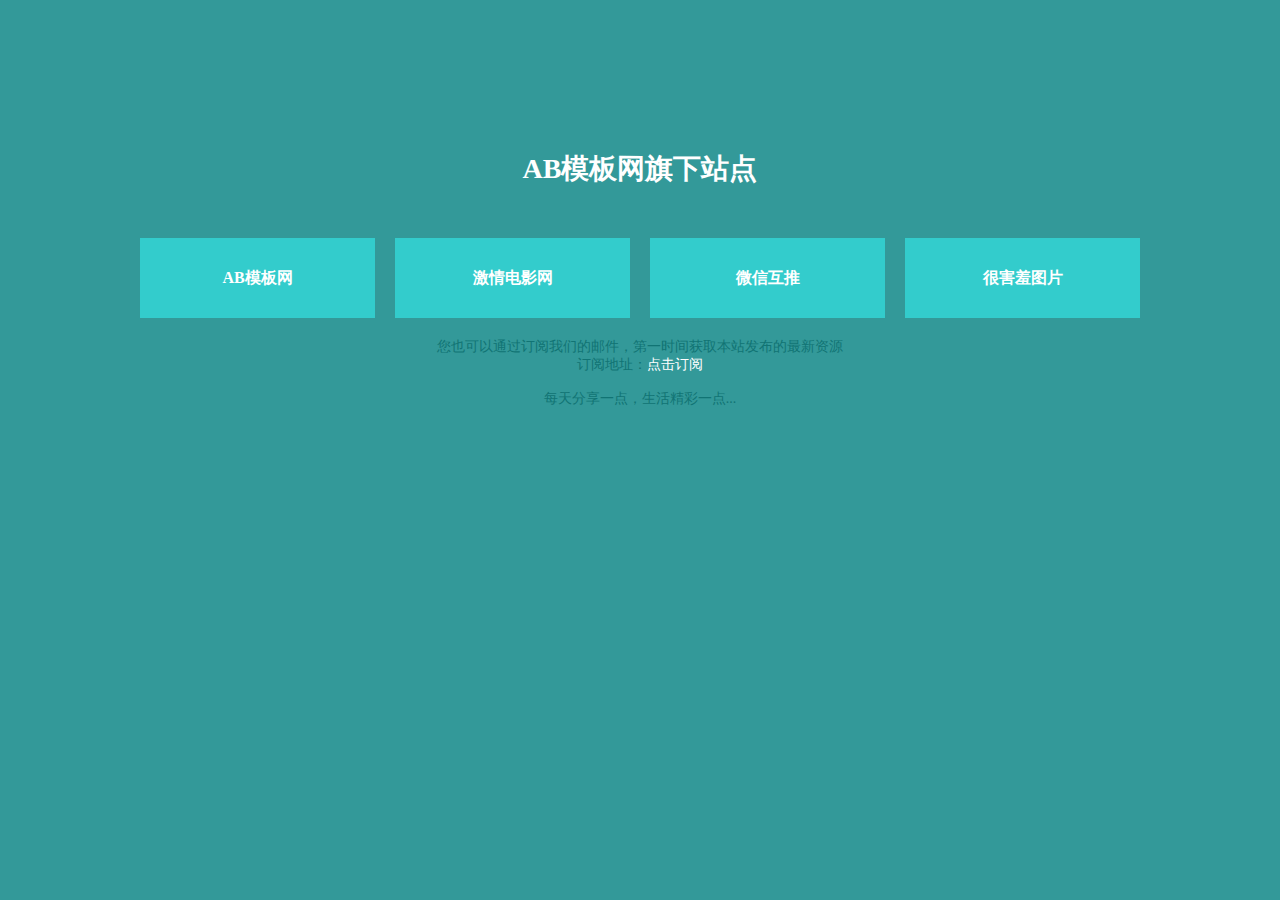
<file: 千图网_html5鼠标滚动控制页面滑动展示效果_图片编号18146940/55dc412b349a9/html5鼠标滚动控制页面滑动展示效果源码/images/使用说明.html>
<!DOCTYPE html PUBLIC "-//W3C//DTD XHTML 1.0 Transitional//EN" "http://www.w3.org/TR/xhtml1/DTD/xhtml1-transitional.dtd">
<html xmlns="http://www.w3.org/1999/xhtml">
<head>
<meta http-equiv="Content-Type" content="text/html; charset=utf-8" />
<title>AB模板网使用说明 - - www.adminbuy.cn</title>
<style>
*{ padding:0; margin:0; list-style:none}
body{ font-size:14px; font-family:"微软雅黑"; background:#399; color:#fff}
a{ text-decoration:none; color:#fff}
.all{ width:1000px; margin:150px auto 0}
h1{ text-align:center}
ul{ padding-top:50px; margin-left:-20px; zoom:1; overflow:hidden; padding-bottom:20px}
li{ float:left; width:235px; height:80px; margin-left:20px; _display:inline;  text-align:center; line-height:80px}
li a{ font-size:16px; font-weight:bold; display:block ;background:#3CC;}
li a:hover{ background:#117474}
p{ text-align:center; color:#117474}
</style>
</head>

<body>
<div class="all">
<h1>AB模板网旗下站点</h1>
<ul>
	<li><a href="http://www.adminbuy.cn/" target="_blank">AB模板网</a></li>
    <li><a href="http://www.yiquantou.com/" target="_blank">激情电影网</a></li>
    <li><a href="http://www.hutui6.com/" target="_blank">微信互推</a></li>
    <li><a href="http://www.henhaixiu.com/" target="_blank">很害羞图片</a></li>
</ul>


<p>您也可以通过订阅我们的邮件，第一时间获取本站发布的最新资源</p>
<p>订阅地址：<a href="http://www.adminbuy.cn/dingyue/" target="_blank">点击订阅</a></p>
<p>&nbsp;</p>
<p>每天分享一点，生活精彩一点...</p>
</div>
</body>
</html>
</file>
<file: 千图网_html5鼠标滚动控制页面滑动展示效果_图片编号18146940/55dc412b349a9/html5鼠标滚动控制页面滑动展示效果源码/css/style.css>
/*AB模板网分享 www.adminbuy.cn*/
html, body {
	width:100%;
	height:100%;
}
.section .mt20 {
	margin:0;
}
section, article {
	width:100%;
	min-width:1000px;
	height:100%;
	position:relative;
}
article .txthide {
	text-indent:-999999em;
	overflow:hidden;
	line-height:0;
	font-size:0px;
	display:none;
}
.sectionTitle {
	width:100%;
	height:55%;
	margin:0 auto;
	padding-top:0px;
	text-align:center;
	position:absolute;
	top:7%;
	left:0;
	opacity:0;
	-webkit-transform:translateY(-30px);
	-ms-transform:translateY(-30px);
	transform:translateY(-30px);
	-webkit-transition:all 1s ease-out;
	transition:all 1s ease-out;
	z-index:8;
}
.fadeInDown .sectionTitle {
	opacity:1;
	-webkit-transform:translateY(0);
	-ms-transform:translateY(0);
	transform:translateY(0);
}
.sectionWrapper {
	width:100%;
	min-width:1000px;
	margin:0 auto;
	overflow:hidden;
_width:expression((document.documentElement.clientWidth||document.body.clientWidth)<1000?"1000px":"100%")
}
.sectionBtndiv {
	width:100%;
	position:absolute;
	bottom:auto;
	left:0px;
	text-align:center;
	z-index:10;
}
.sectionBtnsub {
	width:13%;
	margin:0 auto;
	text-align:center;
	display:block;
	max-width:195px;
_width:expression((document.documentElement.clientWidth||document.body.clientWidth)>195?"195px":"13%");
}
.sectionBtnsub img {
	width:100%;
}
.sectionbg {
	width:100%;
	height:100%;
	max-width:1920px;
	margin:0 auto;
	position:relative;
	z-index:1;
_width:expression((document.documentElement.clientWidth||document.body.clientWidth)>1920?"1920px":"100%");
}
.section1, .section2, .section3, .section4, .sectionbg5 {
	-webkit-background-size:100% auto;
	background-size:100% auto;
	background-position:bottom center;
	background-repeat:no-repeat;
}
.section1 {
	background:#419dea;
}
.section2 {
	background-color:#f2aa31;
}
.section3 {
	background:#11be9b;
}
.section4 {
	background:#f78069;
}
.section5 {
	background:#845cd9;
}
.section6 {
	background:#56aaff;
}
.secitonbottombg {
	width:100%;
	text-align:center;
	position:absolute;
	bottom:20%;
	left:0px;
	z-index:1;
}
.section1 .secitonbottombg {
	position:absolute;
	bottom:0;
	left:0;
}
.section2 .secitonbottombg img, .section5 .secitonbottombg img, .section6 .secitonbottombg img {
	width:70%;
	max-width:1000px;
_width:expression((document.documentElement.clientWidth||document.body.clientWidth)>100?"1000px":"70%");
}
.section3 .secitonbottombg img, .section4 .secitonbottombg img {
	width:79%;
	max-width:1128px;
_width:expression((document.documentElement.clientWidth||document.body.clientWidth)>100?"1128px":"79%");
}
.section1 .secitonbottombg img {
	width:100%;
	max-width:1622px;
	height:auto;
	max-height:705px;
_width:expression((document.documentElement.clientWidth||document.body.clientWidth)>100?"1622px":"100%");
}
.section2 .secitonbottombg img {
	height:auto;
	max-height:510px;
}
.section3 .secitonbottombg img {
	height:auto;
	max-height:610px;
}
.section4 .secitonbottombg img {
	height:auto;
	max-height:578px;
}
.section5 .secitonbottombg img {
	height:auto;
	max-height:530px;
}
.section6 .secitonbottombg img {
	height:auto;
	max-height:630px;
}
.section1 .sectionTitle {
	text-align:center;
	opacity:1;
	top:28%;
	_top:26%;
	left:20%;
	z-index:30;
}
.section1 .sectionTitle h2 {
	position:absolute;
	top:0;
	left:0;
	height:52%;
	width:100%;
	text-align:center;
}
.section1 .sectionTitle h2 img {
	height:100%;
	width:auto;
}
.section1 .dload {
	position:absolute;
	top:60%;
	left:0;
	height:40%;
	width:100%;
	text-align:center;
}
.section1 .iph_dload {
	position:absolute;
	top:60%;
	left:0;
	height:18%;
	width:100%;
	text-align:center;
}
.section1 .iph_dload img, .section1 .andr_dload img {
	height:100%;
	width:auto;
}
.section1 .andr_dload {
	position:absolute;
	top:85%;
	left:0;
	height:18%;
	width:100%;
	text-align:center;
}
.section6 .secitonbottombg a {
	position:absolute;
	left:0;
	bottom:5%;
	height:15%;
	width:100%;
	z-index:99;
}
.section6 .secitonbottombg a img {
	height:100%;
	width:auto;
}
/*回到顶部*/
.arrow_down {
	position:absolute;
	bottom:10%;
	left:49%;
	z-index:100;
}
#arrow_up {
	display:none;
	position:fixed;
	bottom:100px;
	right:50px;
	width:90px;
	height:90px;
	z-index:60;
	_position:absolute;
 _right:expression(eval(document.documentElement.scrollright+1000));
 _top:expression(eval(document.documentElement.scrollTop+700));
}
</file>
<file: 100css实例/100_free_xhtmlcss_template_zcool.com.cn/034_SimpleLife/SimpleLife/css/html.css>
/**************************************************************
   AUTHOR:  Pat Heard (fullahead.org)
   DATE:    2006.09.12 
   PURPOSE: Styles the html elements
 **************************************************************/

/* Forces horizontal scrollbar on in Mozilla */
html {
  margin-bottom: 1px;
}

html,
body {
  height: 100%;
}

body {
  margin: 0;
  padding: 0;
  text-align: center;

  font: 400 0.8em georgia, serif;
  line-height: 180%;

  background: url(../img/bg/body.jpg) repeat top left;
  color: #6D6864;
}

h1, h2, h3, h4, h5, h6, p, dl {
  margin: 0;
  padding: 10px 0;
}

h1 {   
  clear: both;
  font: 400 1.9em georgia, serif;
  color: #532406;  
}

h2 {
  clear: both;
  font: 400 1.3em georgia, serif;
  color: #61804E;
}

h3 {
  font: 700 1.1em georgia, serif;
  color: #8F512A;
}

h4 {
  font: 400 0.9em georgia, serif;
  text-transform: uppercase;
}

a {
  text-decoration: none;
  color: #5E9040;  
  border-bottom: 1px solid #B8E78B;
}


a:visited {
  background-color: #F1FFE3;
}

a:hover {
  color: #3C5D29;
  background-color: #F1FFE3;
  border-bottom: 1px solid #4A6E35;
}


ol {  
  margin: 10px 30px;
  padding: 0 30px;

  font-size: 1.4em;
  color: #532406;
  background-color: #FFF;
}

ol span {
  font-size: 0.7em;
  color: #6D6864;
}

ul {
  margin: 10px 30px;
  padding: 0 30px 0 5px;
  list-style: none;
}

ul li {
  padding-left: 25px;
  background: url(../img/bg/bullet.gif) no-repeat;
  background-position: 0 3px;
}

acronym {
  cursor: help;
  border-bottom: 1px solid #DDD;
}

blockquote {
  margin: 10px 0;
  background-color: #F1FFE3;
  border-bottom: 1px solid #B8E78B;
}

blockquote p {
  margin: 0.4em 0.8em;
}

del {
  color: #AAA;
}

code {
  margin: 15px 0;
  padding: 10px;
  display: block;
  overflow: auto;
  
  font: 400 1em courier, monospace;
  line-height: 120%;
  white-space: pre;
  
  background: #F4F4F4;
  border-bottom: 1px solid #D3D3D3;
}



/**************************************************************
   Tables
 **************************************************************/

table {
  width: 100%;
  margin-bottom: 10px;  
  
  font-size: 1em;
  border-collapse: collapse;
}

table caption {
  margin-top: 10px;
  padding: 0 0 0.5em 3px;

  font: 400 0.8em georgia, sans-serif;
  text-align: left;  
}

table th,
table td {
  text-align: left;
  vertical-align: top;
  padding: 4px 7px !important;
  padding: 6px 10px;
}


thead th {
  background-color: #F1FFE3;
  border-bottom: 1px solid #B8E78B;
}

tbody tr.dark {
  background-color: #F5F5F5;
}

tbody td {
  border-bottom: 1px solid #DDD;
}

tbody tr:hover {
  background-color: #FBFEDF;
}

/**************************************************************
   Form Elements
 **************************************************************/

label {
  float: left;
  text-align: right;
  width: 9em;
  padding-right: 1em;
  
}


input,
textarea,
select {
  padding: 4px;
  font: 400 1em georgia, sans-serif;
  
  color: #666;
  background: #FFF;
  border-width: 1px;
  border-style: solid;
  border-color: #888 #DDD #DDD #888;  
}


input:focus,
textarea:focus,
select:focus {  
  padding: 3px;
  color: #000;
  background: #F1FFE3;
  border-width: 2px;
}

input.button {
  padding: 1px 10px;

  font: 400 1em georgia, sans-serif;
  cursor: pointer;

  color: #fff;
  background: #508231;
  border-width: 1px;
  border-style: solid;
  border-color: #B8E78B #2D5018 #2D5018 #B8E78B;
}

.required {
  cursor: help;
  border-bottom: 1px solid #CCC;
}



/**************************************************************
   Images
 **************************************************************/

img.floatRight {
  margin: 5px 0px 10px 15px;  
}

img.floatLeft {
  margin: 5px 15px 10px 0px;
}

a img {  
  border: 4px solid #D5C9C2;
}

a:hover img {  
  border: 4px solid #BAAAA1;
}
</file>
<file: 100css实例/100_free_xhtmlcss_template_zcool.com.cn/034_SimpleLife/SimpleLife/css/layout.css>
/**************************************************************
   AUTHOR:  Pat Heard (fullahead.org)
   DATE:    2006.09.12 
   PURPOSE: Controls the layout of the site and styles
            the menus
 **************************************************************/



/**************************************************************
   #wrapper & #content: wrapper positions and sets the width
   on the content.  The background is then applied to #content.
 **************************************************************/

#wrapper {
  width: 589px;
  height: 100%;
  margin: 0 auto;
  
  text-align: left;
}


#content { 
  float: left;
  width: 589px;
  height: 100%;
  min-height: 100%; 
  
  background: url(../img/bg/content.gif) repeat-y top center;
}


#content[id] {
  height: auto;  
  background: url(../img/bg/content.png) repeat-y top center;
}




/**************************************************************
   #header: Holds the site title and header images
 **************************************************************/

#header {
  padding: 60px 0 2em 49px;  
  background: url(../img/bg/header.jpg) no-repeat top center;  
}

/* Forces IE to set the hasLayout flag and show the header at the height of its contents \*/
* html #header {
  height: 1%;
}
/* End hide from IE-mac */


#header h1,
#header h2 {
  margin: 0;
  padding: 0;  
  background: none;
}

#header h1 {
  font-size: 3.5em;
  font-family: georgia;
  letter-spacing: -3px;
  color: #6E310B;
}




/**************************************************************
   #menu: The top level site menu
 **************************************************************/

ul#menu {
  width: 491px;
  margin: 0 auto;  
  padding: 0 !important;
  padding: 0 0 0 10px;  
}

ul#menu li {
  display: inline;
  list-style: none;
  margin: 0;
  padding: 0;
}

ul#menu li a {
  float: left;  
  padding: 15px 0 5px 0;

  font: 400 1.54em georgia, serif;
  text-align: center;
  text-decoration: none;
  
  color: #61804E;
  border-bottom: 1px solid #D3F1B6;
}

ul#menu li a:visited {
  background-color: #FFF;
}

ul#menu li a:hover {
  color: #2E5F0F;
  background: url(../img/bg/menu.gif) repeat-x bottom left;
}

ul#menu li a.here {
  color: #512103;
  background: url(../img/bg/menu.gif) repeat-x bottom left;
}

/* helper classes to control width of links in topbar */
ul.two li a {
  width: 50%;
}

ul.three li a {
  width: 33%;
}

ul.four li a {
  width: 25%;
}

ul.five li a {
  width: 20%;
}

/**************************************************************
   #page: Holds the main page content.
 **************************************************************/

#page {  
  float: left;
  clear: both;   
  width: 491px !important;
  width: 100%;
  
  padding: 2em 49px;  
}




/**************************************************************
   .footer: Site footer
 **************************************************************/

.footer {
  padding-top: 3em;
  font-size: 0.85em;
}




/**************************************************************
   .bigLinks: Large, clickable links
 **************************************************************/

ul.bigLinks {
  margin: 10px 0;
  padding: 0;
  list-style: none;
  
}

ul.bigLinks li {
  display: inline;
  margin: 0;
  padding: 0;
  background: none;
}

ul.bigLinks li a,
ul.bigLinks li a:visited {  
  display: block;

  margin: 10px 0;
  padding: 3px;

  text-decoration: none;
  background-color: #FFF;
  border: 0;  
}

ul.bigLinks li a:hover {
  padding-bottom: 2px;
  background-color: #F1FFE3;
  border-bottom: 1px solid #B8E78B;
}

ul.bigLinks li a span.title {
  color: #5E9040;  
  border-bottom: 1px solid #B8E78B;
}

ul.bigLinks li a:hover span.title {
  color: #3C5D29;
  border-bottom: 1px solid #4A6E35;
}

ul.bigLinks li a span.desc {
  display: block;
  color: #6D6864;
}

ul.bigLinks li a:hover span.desc {
  color: #555;
}



/**************************************************************
   Width classes used by the site columns
 **************************************************************/

.width100 {
  width: 100%;
}

.width75 {
  width: 73%;
}

.width66 {
  width: 64%;
}

.width50 {
  width: 48%;
}

.width33 {
  width: 31%;
}

.width25 {
  width: 23%;
}



/**************************************************************
   Alignment classes
 **************************************************************/

.floatLeft {
  float: left;
}

.floatRight {
  float: right;
}

.alignLeft {
  text-align: left;
}

.alignRight {
  text-align: right;
}



/**************************************************************
   Generic display classes
 **************************************************************/

.clear {
  clear: both;
}

.block {
  display: block;
}

.big {
  font-size: 1.3em;  
}

.small {
  font-size: 0.85em;  
}

.bold {
  font-weight: bold;
}

.italic {
  font-style: italic;
}

.grey {
  color: #AAA;
}

.green {
  color: #82C048;
}

.darkBrown {
  color: #512103;
}


.greenBg {
  padding: 0 10px;
  background-color: #F1FFE3;
  border-bottom: 1px solid #B8E78B;
}

.highlight {
  padding: 1px 2px;
  background: #D9F5EC;
  border-top: 1px solid #BDEDDE;
}
</file>
<file: 100css实例/100_free_xhtmlcss_template_zcool.com.cn/034_SimpleLife/SimpleLife/css/print.css>
/**************************************************************
   AUTHOR:  Pat Heard (fullahead.org)
   DATE:    2006.09.12
   PURPOSE: Styles the page for print.  Techniques adopted from
            http://www.alistapart.com/articles/goingtoprint/
 **************************************************************/

body {
  font: 400 12pt verdana, arial, sans-serif;
  color: #000;
  background: #FFF;
}

h1 {
  margin-top: 30px;
  font-size: 18pt;
  border-bottom: 1px solid #999;
}

h2 {
  font-size: 16pt;
}

h3 {
  font-size: 14pt;
}

h4, h5, h6 {
  font-size: 12pt;
}

acronym {
  border: 0;
}

a {
  color: #00F;
}

/* Prints the URL after a link in CSS2 supporting browsers */
a:link:after, 
a:visited:after {
   content: " (" attr(href) ") ";
   font-size: 90%;
}


/* Don't display these elements since they're not useful on paper */
#header,
#menu,
.footer {
  display: none;
}

#content {
  width: auto;
  margin: 0 8%;
  padding: 0;
}
</file>
<file: 100css实例/100_free_xhtmlcss_template_zcool.com.cn/034_SimpleLife/SimpleLife/css/ie.css>
/**************************************************************
   AUTHOR:  Pat Heard (fullahead.org)
   DATE:    2006.09.12 
   PURPOSE: Fixes IE's major problems
 **************************************************************/

#content {  
  /* takes care of POS IE and it's support for transparent .png */
  background: none;
  filter: progid:DXImageTransform.Microsoft.AlphaImageLoader(src='img/bg/content.png',sizingMethod='scale');
}
</file>
<file: 千图网_html5鼠标滚动控制页面滑动展示效果_图片编号18146940/55dc412b349a9/html5鼠标滚动控制页面滑动展示效果源码/css/base.css>
﻿/* CSS reset@ */
/*AB模板网分享 www.adminbuy.cn*/
body,h1,h2,h3,h4,h5,h6,hr,p,blockquote,dl,dt,dd,ul,ol,li,pre,form,fieldset,legend,button,input,textarea,th,td,a{padding:0;margin:0;}
table {border-collapse: collapse;border-spacing:0;}
del, ins {text-decoration:none;}
fieldset, img {border:0;}
body,button,textarea{font:14px/1.6 Arial,"Microsoft YaHei";color:#333;}
input,select{font:12px/1.6 Arial,"Microsoft YaHei";color:#333;}
input,select,img{vertical-align:middle;}
input,select{outline:none;}
select{height:22px;line-height:18px;padding:2px;}
ul,ol{list-style:none;}
h1, h2, h3, h4, h5, h6 {font-size:14px;font-weight:400;}
address,cite,dfn,em,var{font-style:normal;}
legend{display:none;}
td{font-size:14px;line-height:140%;}
label{margin:0 0 0 5px;cursor:pointer;}
input::-moz-focus-inner,button::-moz-focus-inner{border:0;padding:0;}
.left{float:left;}
.right{float:right;}
.mt10{margin-top:10px;}
.mt15{margin-top:15px;}
.mt20{margin-top:20px;}
a{color:#0c73b7;text-decoration:none;}
a:hover{color:#ff6a00;text-decoration:none;}
.txthide{text-indent:-999em;overflow:hidden;line-height:0;font-size:0}
.clearfix:after{content:"";height:0;visibility:hidden;display:block;clear:both;}
.clearfix{zoom:1;}
.clear{clear:both;height:0;overflow:hidden;}
</file>
